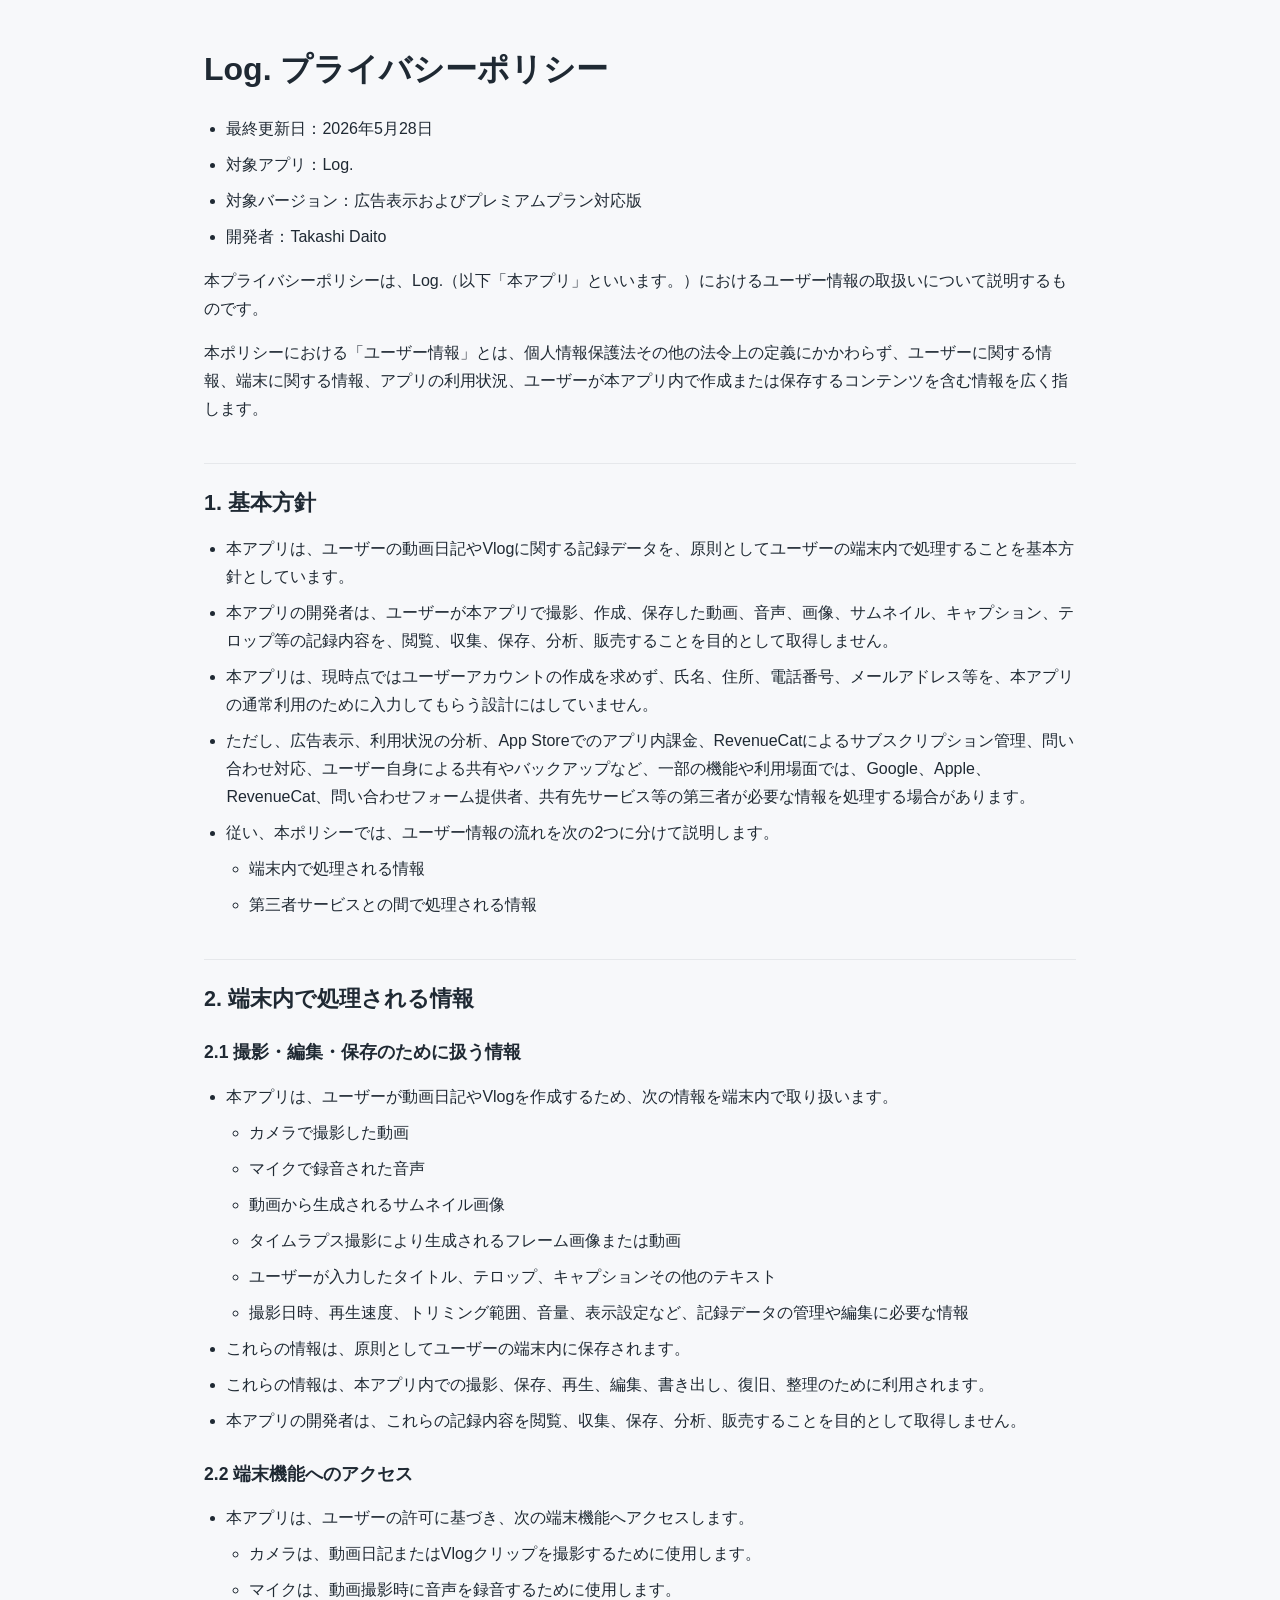
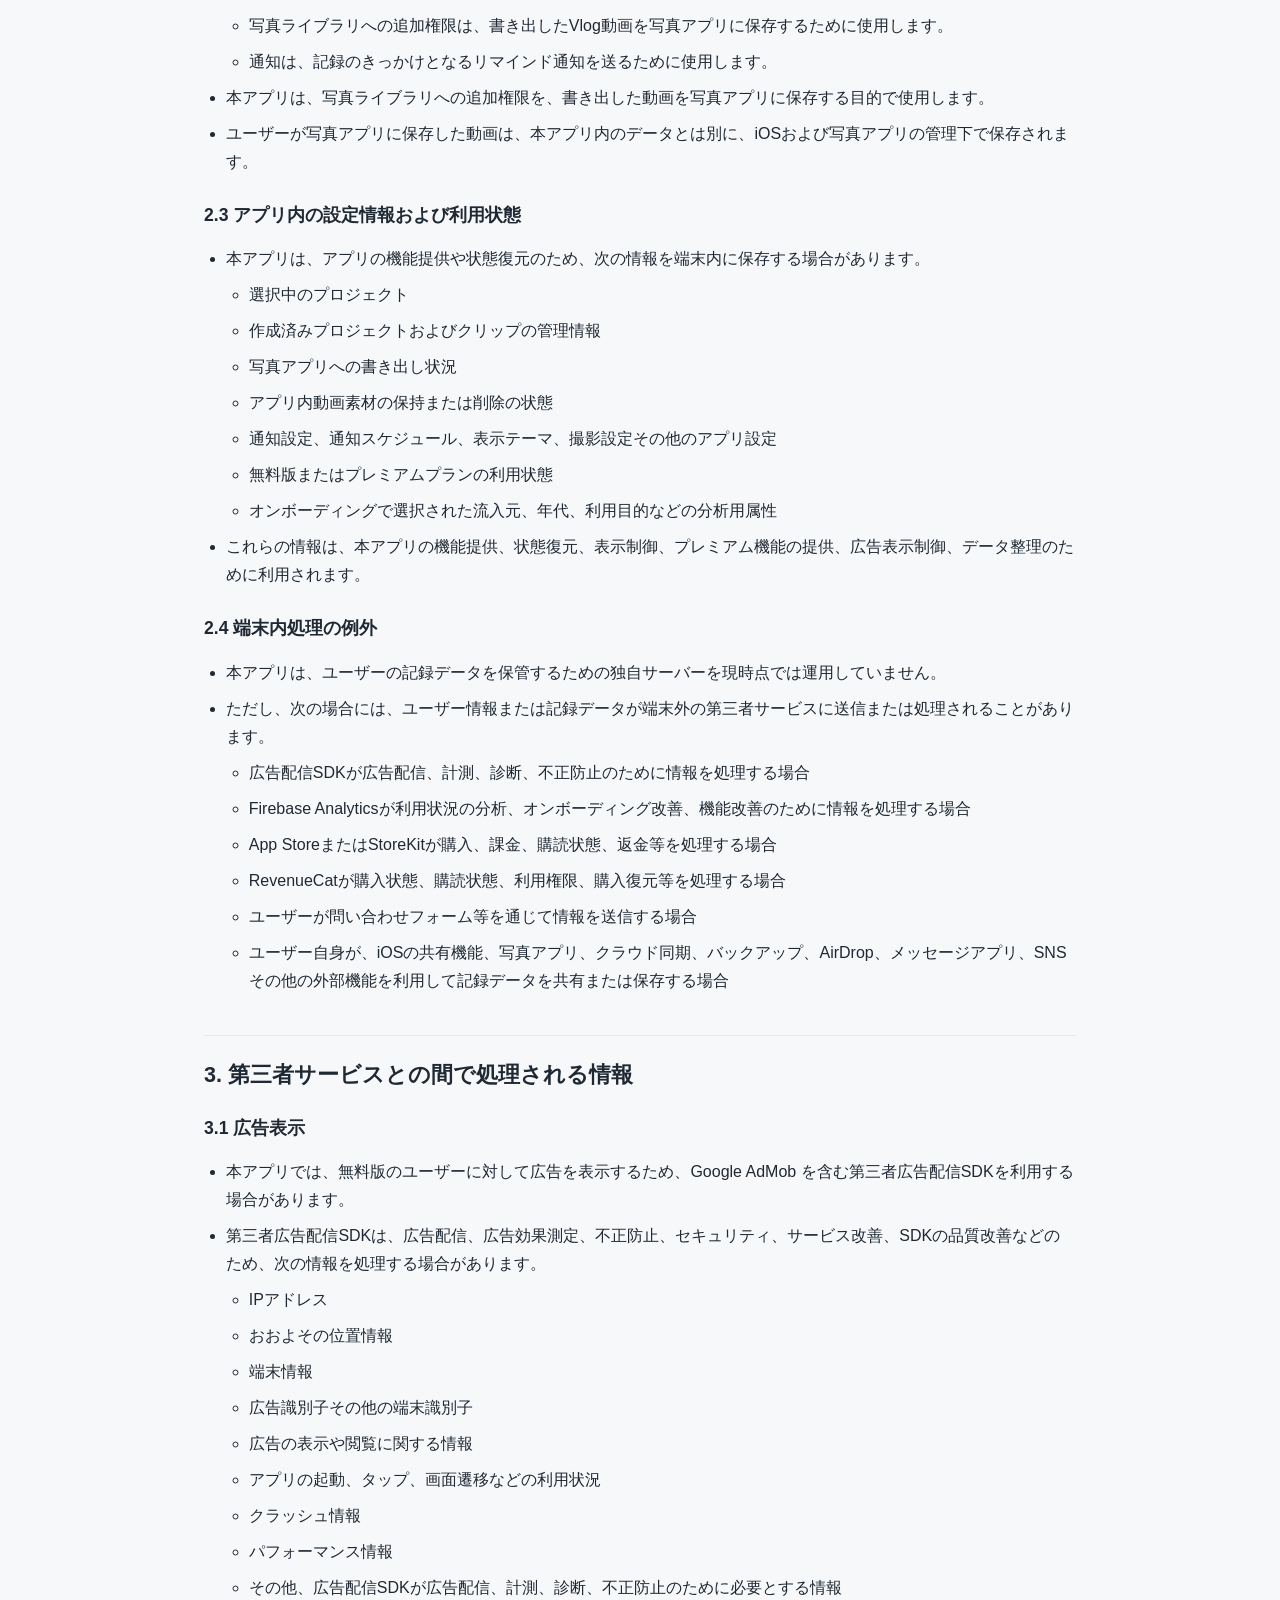
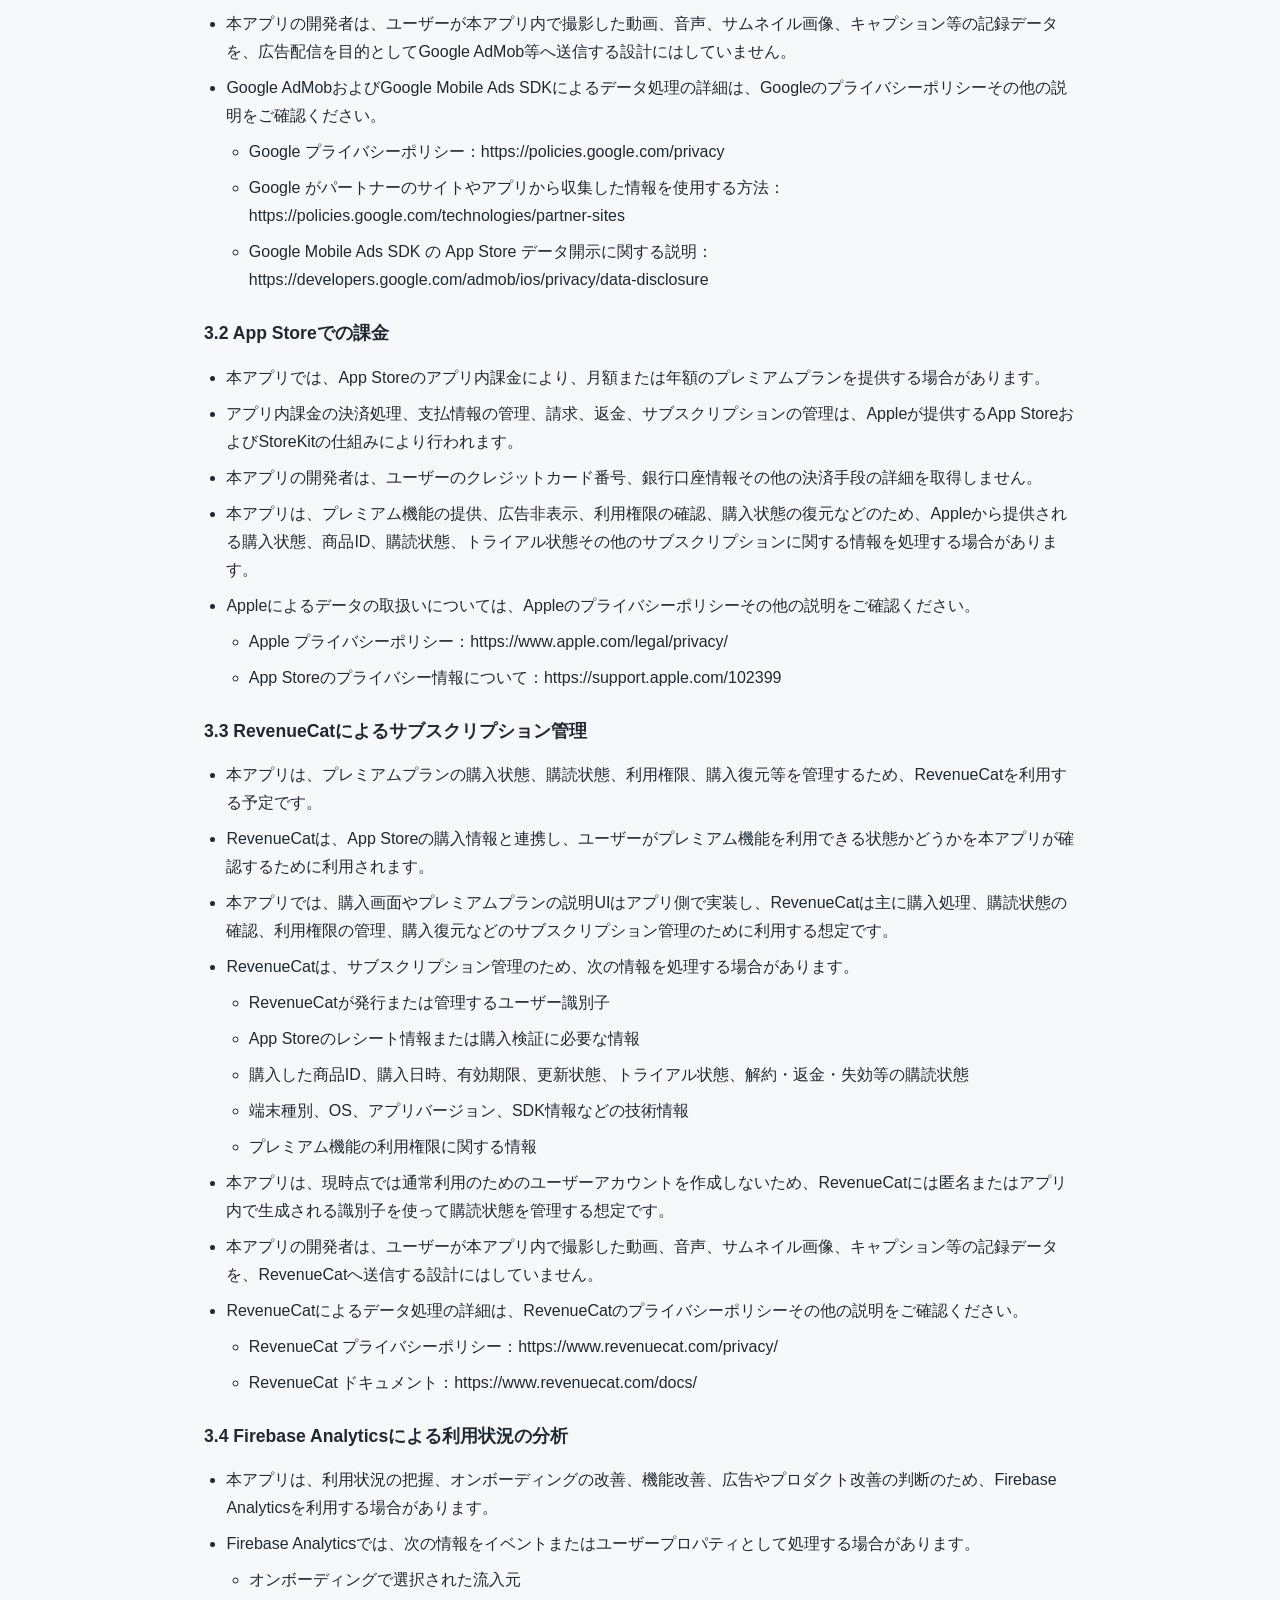
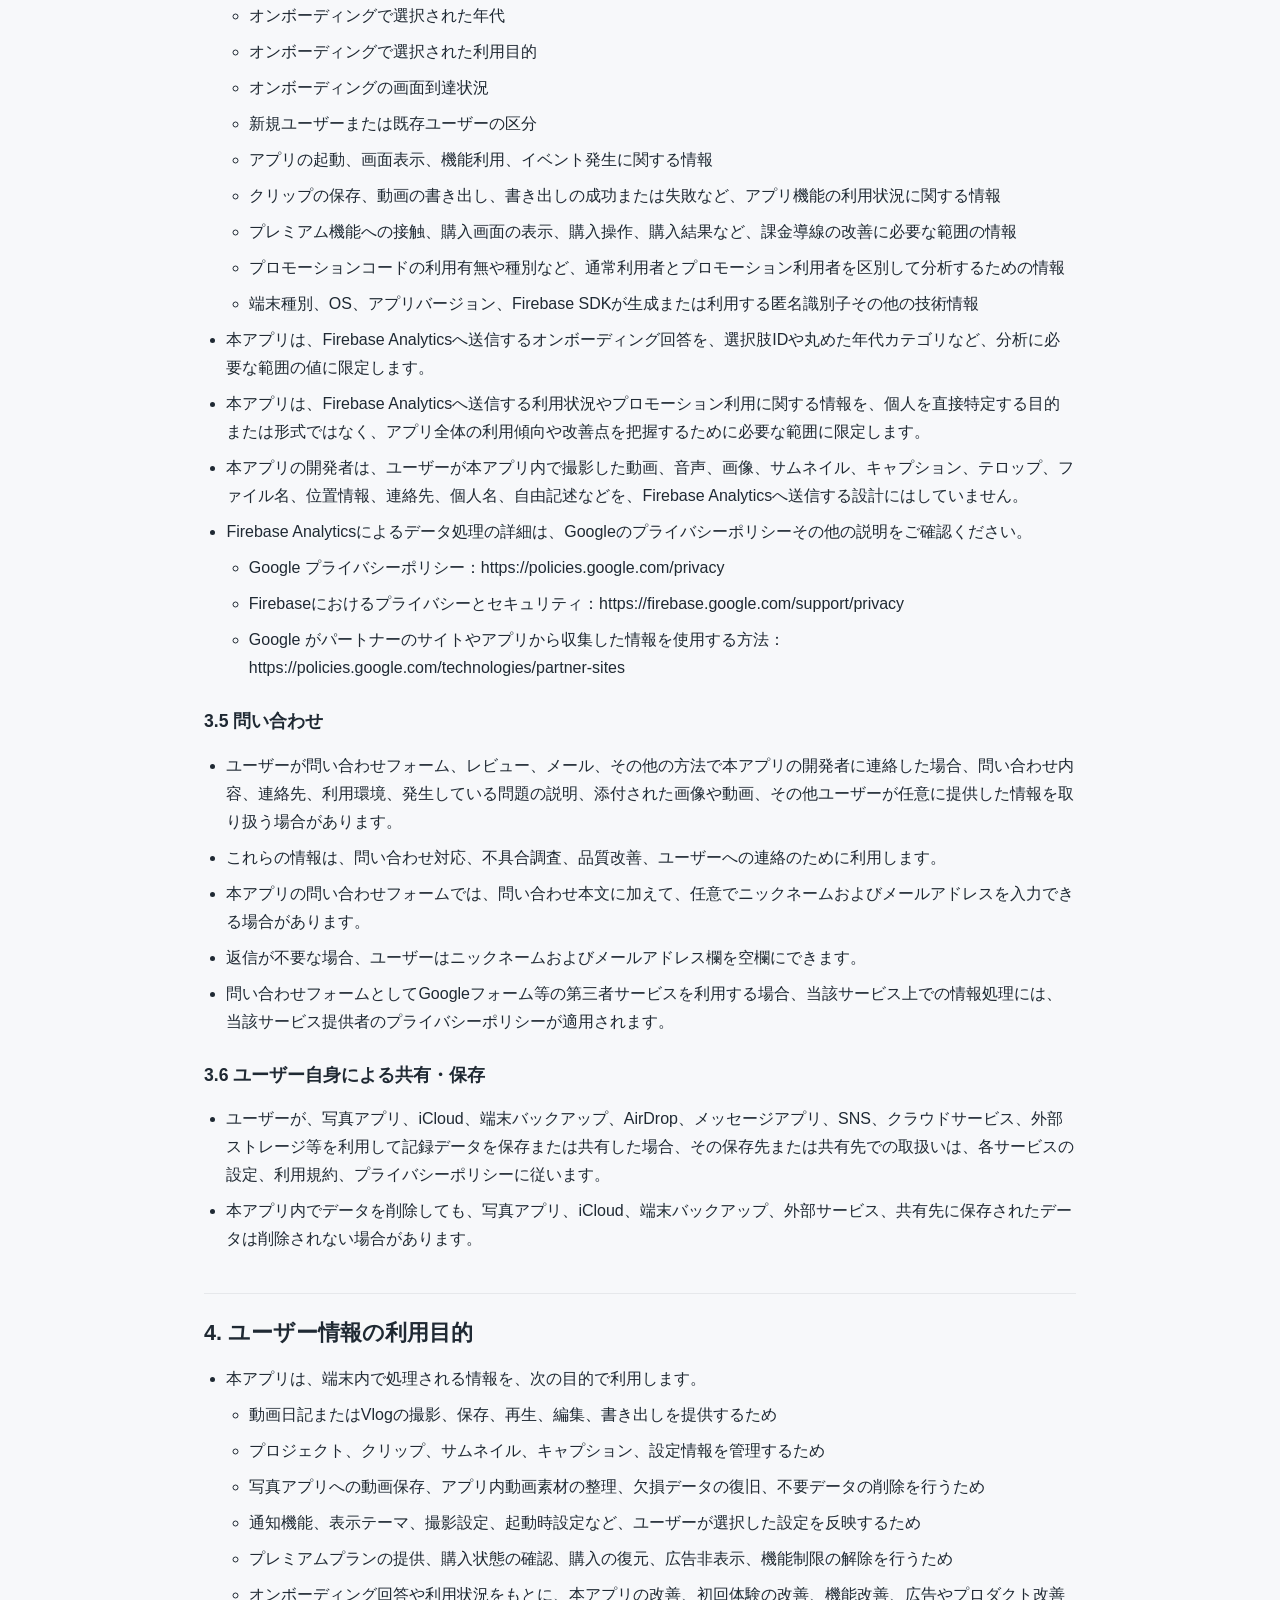
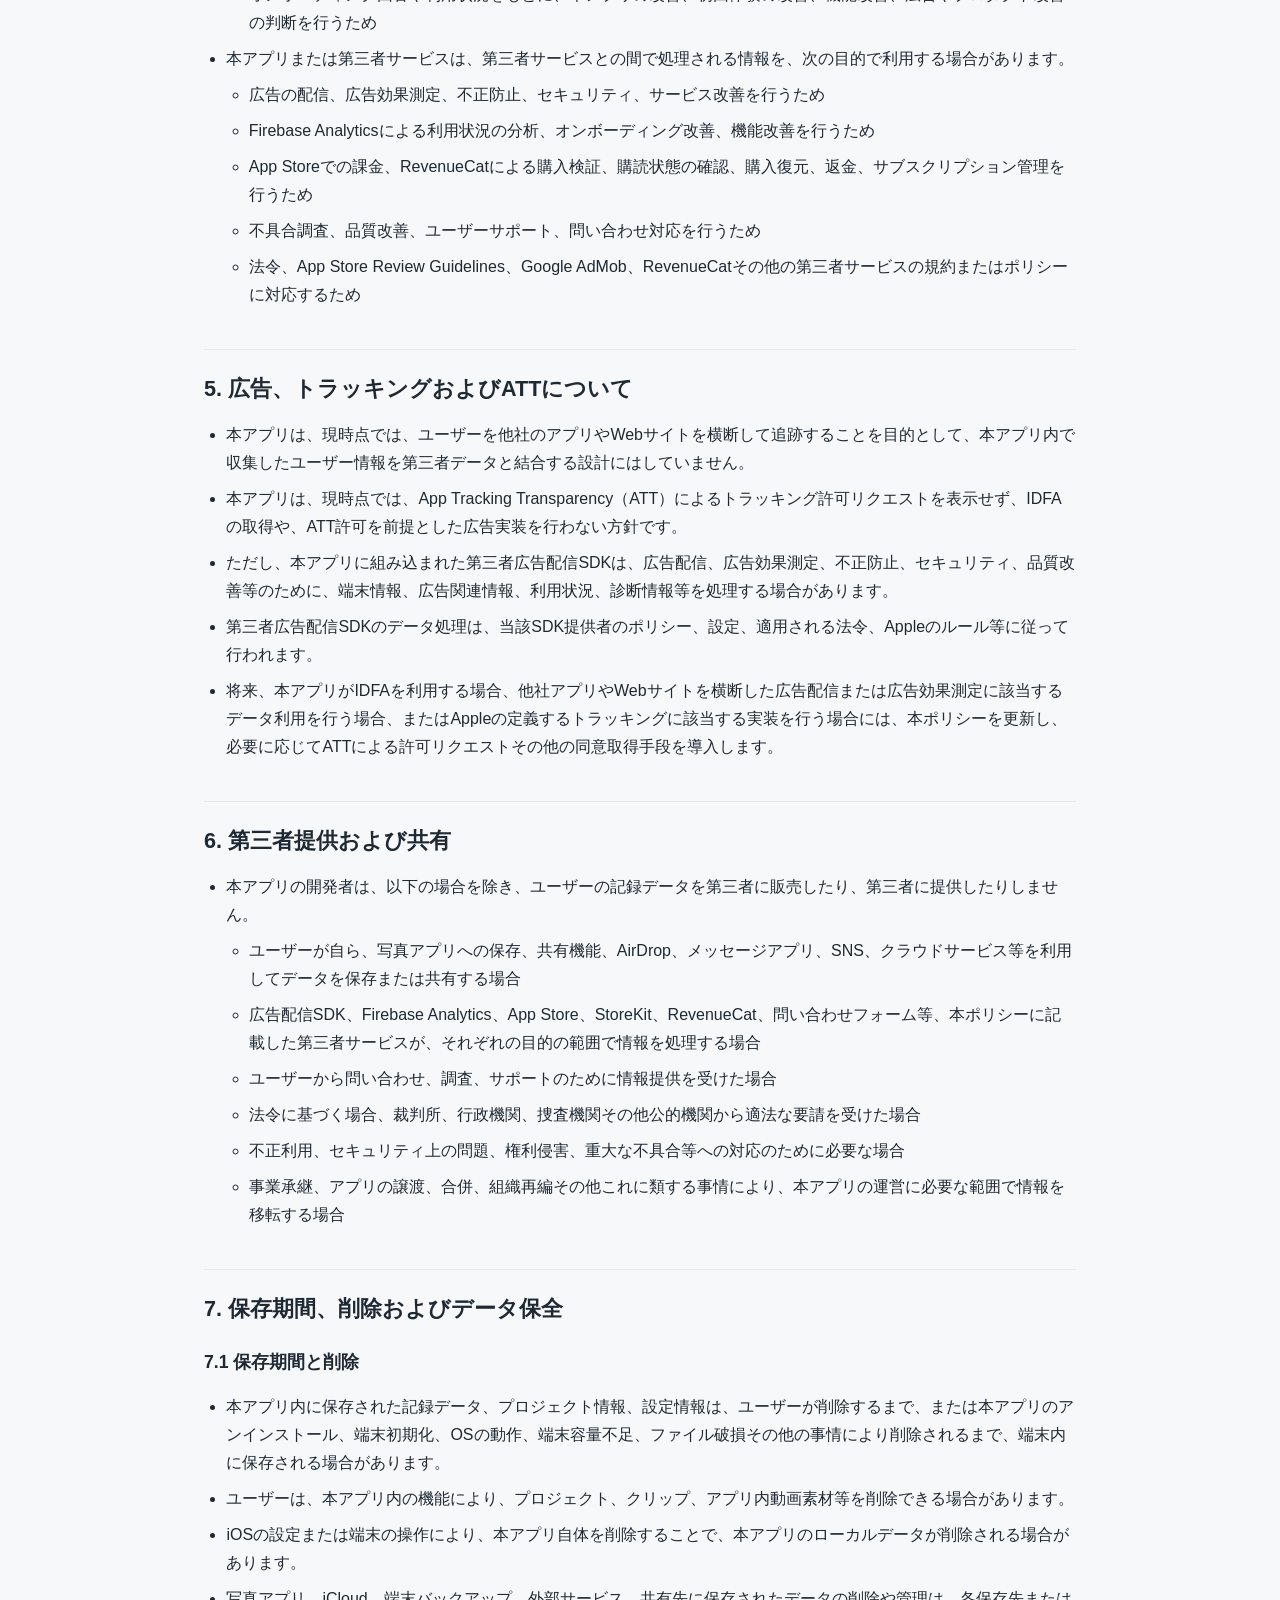
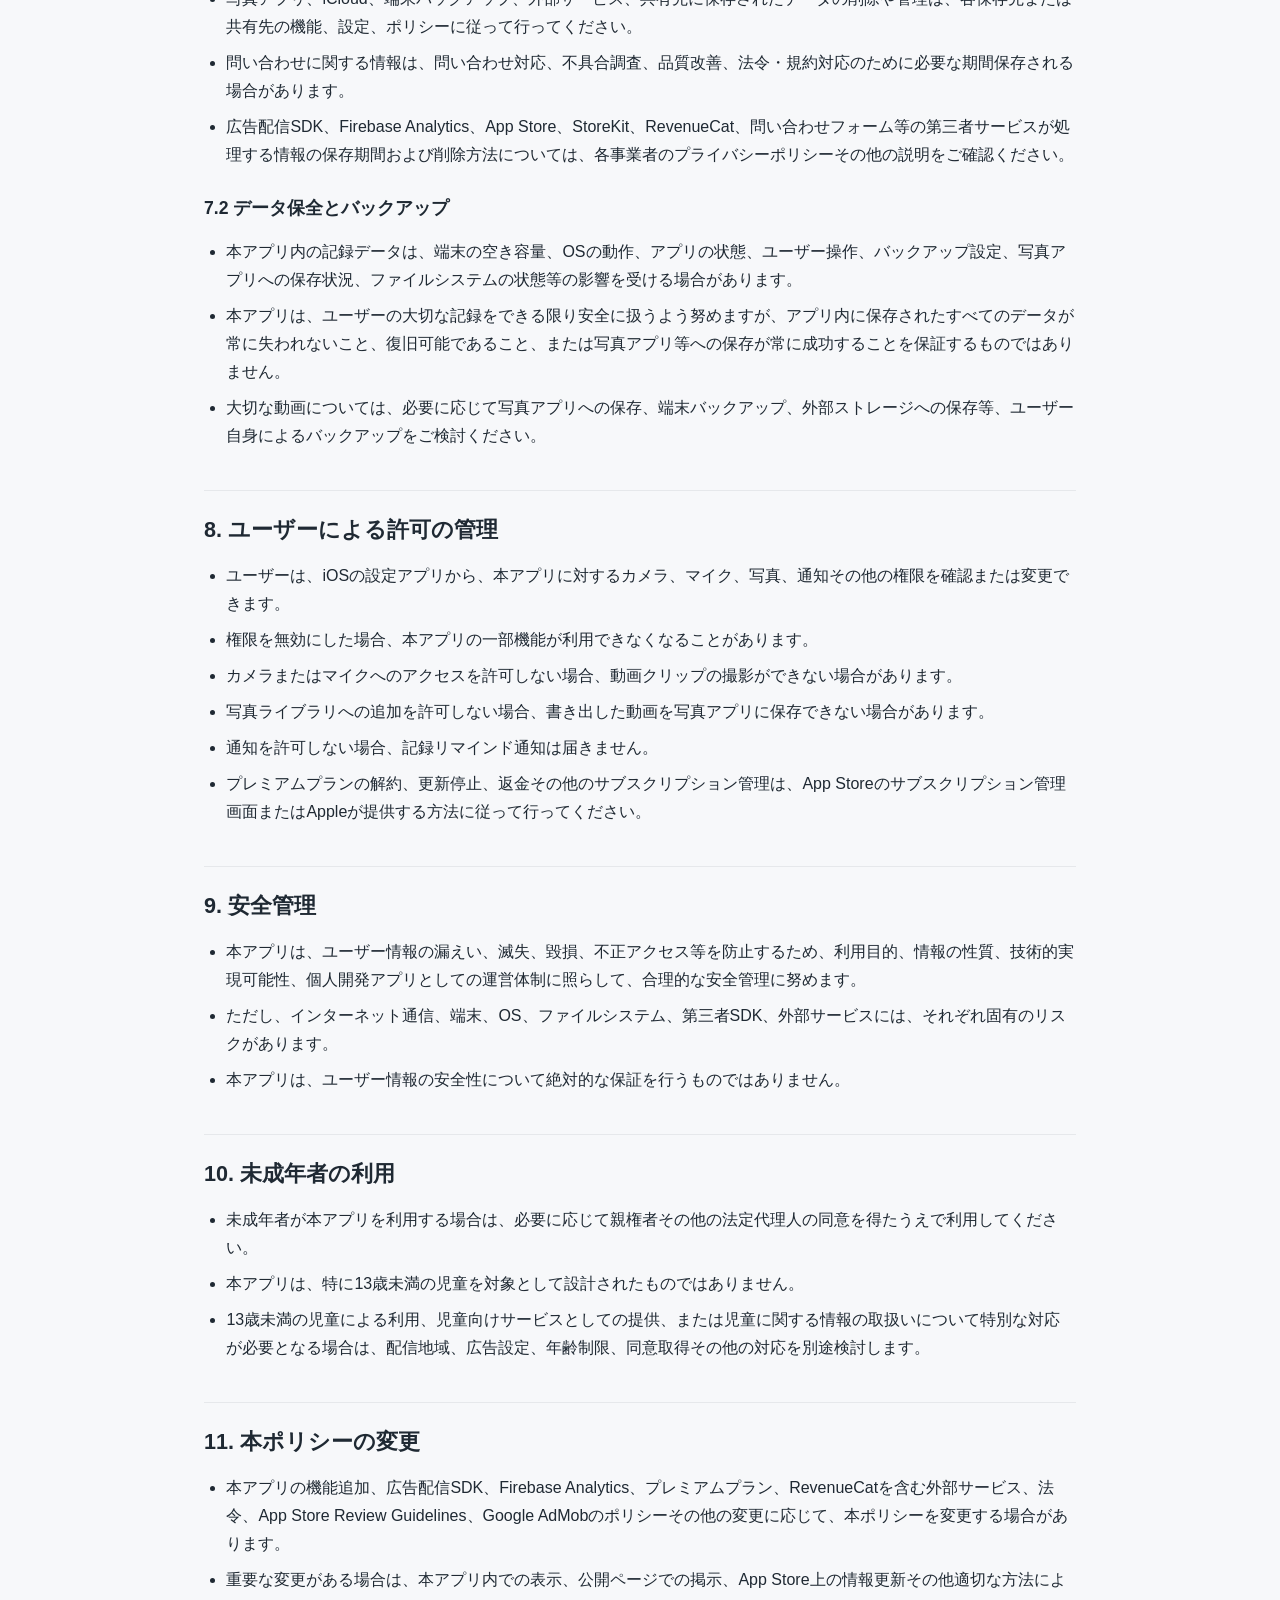
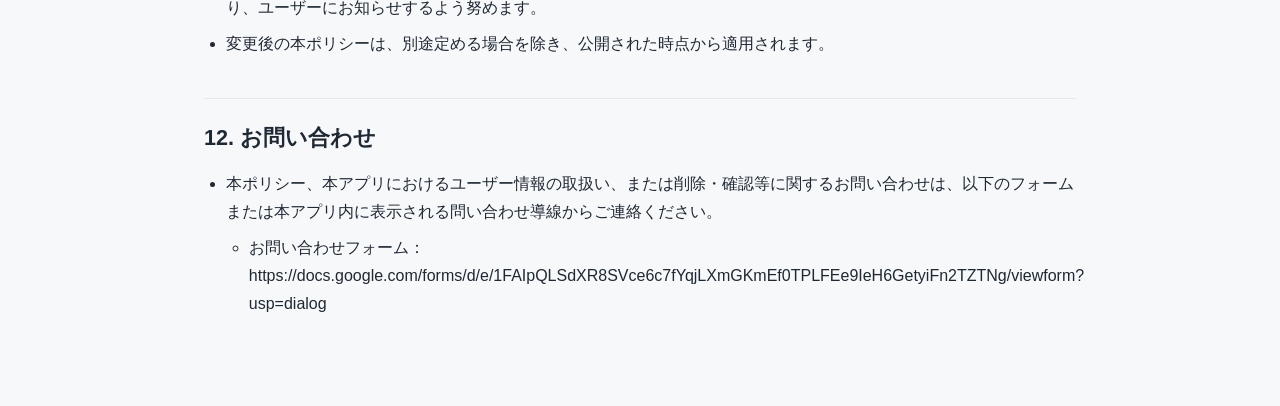
<file: index.html>
<!DOCTYPE html>
<html xmlns="http://www.w3.org/1999/xhtml" lang="ja" xml:lang="ja">
<head>
  <meta charset="utf-8" />
  <meta name="generator" content="pandoc" />
  <meta name="viewport" content="width=device-width, initial-scale=1.0, user-scalable=yes" />
  <title>Log.プライバシーポリシー</title>
  <style>
    code{white-space: pre-wrap;}
    span.smallcaps{font-variant: small-caps;}
    span.underline{text-decoration: underline;}
    div.column{display: inline-block; vertical-align: top; width: 50%;}
    div.hanging-indent{margin-left: 1.5em; text-indent: -1.5em;}
    ul.task-list{list-style: none;}
    .display.math{display: block; text-align: center; margin: 0.5rem auto;}
  </style>
  <link rel="stylesheet" href="legal.css" />
  <!--[if lt IE 9]>
    <script src="//cdnjs.cloudflare.com/ajax/libs/html5shiv/3.7.3/html5shiv-printshiv.min.js"></script>
  <![endif]-->
</head>
<body>
<h1 id="log.-プライバシーポリシー">Log. プライバシーポリシー</h1>
<ul>
<li>最終更新日：2026年5月28日</li>
<li>対象アプリ：Log.</li>
<li>対象バージョン：広告表示およびプレミアムプラン対応版</li>
<li>開発者：Takashi Daito</li>
</ul>
<p>本プライバシーポリシーは、Log.（以下「本アプリ」といいます。）におけるユーザー情報の取扱いについて説明するものです。</p>
<p>本ポリシーにおける「ユーザー情報」とは、個人情報保護法その他の法令上の定義にかかわらず、ユーザーに関する情報、端末に関する情報、アプリの利用状況、ユーザーが本アプリ内で作成または保存するコンテンツを含む情報を広く指します。</p>
<h2 id="基本方針">1. 基本方針</h2>
<ul>
<li>本アプリは、ユーザーの動画日記やVlogに関する記録データを、原則としてユーザーの端末内で処理することを基本方針としています。</li>
<li>本アプリの開発者は、ユーザーが本アプリで撮影、作成、保存した動画、音声、画像、サムネイル、キャプション、テロップ等の記録内容を、閲覧、収集、保存、分析、販売することを目的として取得しません。</li>
<li>本アプリは、現時点ではユーザーアカウントの作成を求めず、氏名、住所、電話番号、メールアドレス等を、本アプリの通常利用のために入力してもらう設計にはしていません。</li>
<li>ただし、広告表示、利用状況の分析、App Storeでのアプリ内課金、RevenueCatによるサブスクリプション管理、問い合わせ対応、ユーザー自身による共有やバックアップなど、一部の機能や利用場面では、Google、Apple、RevenueCat、問い合わせフォーム提供者、共有先サービス等の第三者が必要な情報を処理する場合があります。</li>
<li>従い、本ポリシーでは、ユーザー情報の流れを次の2つに分けて説明します。
<ul>
<li>端末内で処理される情報</li>
<li>第三者サービスとの間で処理される情報</li>
</ul></li>
</ul>
<h2 id="端末内で処理される情報">2. 端末内で処理される情報</h2>
<h3 id="撮影編集保存のために扱う情報">2.1 撮影・編集・保存のために扱う情報</h3>
<ul>
<li>本アプリは、ユーザーが動画日記やVlogを作成するため、次の情報を端末内で取り扱います。
<ul>
<li>カメラで撮影した動画</li>
<li>マイクで録音された音声</li>
<li>動画から生成されるサムネイル画像</li>
<li>タイムラプス撮影により生成されるフレーム画像または動画</li>
<li>ユーザーが入力したタイトル、テロップ、キャプションその他のテキスト</li>
<li>撮影日時、再生速度、トリミング範囲、音量、表示設定など、記録データの管理や編集に必要な情報</li>
</ul></li>
<li>これらの情報は、原則としてユーザーの端末内に保存されます。</li>
<li>これらの情報は、本アプリ内での撮影、保存、再生、編集、書き出し、復旧、整理のために利用されます。</li>
<li>本アプリの開発者は、これらの記録内容を閲覧、収集、保存、分析、販売することを目的として取得しません。</li>
</ul>
<h3 id="端末機能へのアクセス">2.2 端末機能へのアクセス</h3>
<ul>
<li>本アプリは、ユーザーの許可に基づき、次の端末機能へアクセスします。
<ul>
<li>カメラは、動画日記またはVlogクリップを撮影するために使用します。</li>
<li>マイクは、動画撮影時に音声を録音するために使用します。</li>
<li>写真ライブラリへの追加権限は、書き出したVlog動画を写真アプリに保存するために使用します。</li>
<li>通知は、記録のきっかけとなるリマインド通知を送るために使用します。</li>
</ul></li>
<li>本アプリは、写真ライブラリへの追加権限を、書き出した動画を写真アプリに保存する目的で使用します。</li>
<li>ユーザーが写真アプリに保存した動画は、本アプリ内のデータとは別に、iOSおよび写真アプリの管理下で保存されます。</li>
</ul>
<h3 id="アプリ内の設定情報および利用状態">2.3 アプリ内の設定情報および利用状態</h3>
<ul>
<li>本アプリは、アプリの機能提供や状態復元のため、次の情報を端末内に保存する場合があります。
<ul>
<li>選択中のプロジェクト</li>
<li>作成済みプロジェクトおよびクリップの管理情報</li>
<li>写真アプリへの書き出し状況</li>
<li>アプリ内動画素材の保持または削除の状態</li>
<li>通知設定、通知スケジュール、表示テーマ、撮影設定その他のアプリ設定</li>
<li>無料版またはプレミアムプランの利用状態</li>
<li>オンボーディングで選択された流入元、年代、利用目的などの分析用属性</li>
</ul></li>
<li>これらの情報は、本アプリの機能提供、状態復元、表示制御、プレミアム機能の提供、広告表示制御、データ整理のために利用されます。</li>
</ul>
<h3 id="端末内処理の例外">2.4 端末内処理の例外</h3>
<ul>
<li>本アプリは、ユーザーの記録データを保管するための独自サーバーを現時点では運用していません。</li>
<li>ただし、次の場合には、ユーザー情報または記録データが端末外の第三者サービスに送信または処理されることがあります。
<ul>
<li>広告配信SDKが広告配信、計測、診断、不正防止のために情報を処理する場合</li>
<li>Firebase Analyticsが利用状況の分析、オンボーディング改善、機能改善のために情報を処理する場合</li>
<li>App StoreまたはStoreKitが購入、課金、購読状態、返金等を処理する場合</li>
<li>RevenueCatが購入状態、購読状態、利用権限、購入復元等を処理する場合</li>
<li>ユーザーが問い合わせフォーム等を通じて情報を送信する場合</li>
<li>ユーザー自身が、iOSの共有機能、写真アプリ、クラウド同期、バックアップ、AirDrop、メッセージアプリ、SNSその他の外部機能を利用して記録データを共有または保存する場合</li>
</ul></li>
</ul>
<h2 id="第三者サービスとの間で処理される情報">3. 第三者サービスとの間で処理される情報</h2>
<h3 id="広告表示">3.1 広告表示</h3>
<ul>
<li>本アプリでは、無料版のユーザーに対して広告を表示するため、Google AdMob を含む第三者広告配信SDKを利用する場合があります。</li>
<li>第三者広告配信SDKは、広告配信、広告効果測定、不正防止、セキュリティ、サービス改善、SDKの品質改善などのため、次の情報を処理する場合があります。
<ul>
<li>IPアドレス</li>
<li>おおよその位置情報</li>
<li>端末情報</li>
<li>広告識別子その他の端末識別子</li>
<li>広告の表示や閲覧に関する情報</li>
<li>アプリの起動、タップ、画面遷移などの利用状況</li>
<li>クラッシュ情報</li>
<li>パフォーマンス情報</li>
<li>その他、広告配信SDKが広告配信、計測、診断、不正防止のために必要とする情報</li>
</ul></li>
<li>本アプリの開発者は、ユーザーが本アプリ内で撮影した動画、音声、サムネイル画像、キャプション等の記録データを、広告配信を目的としてGoogle AdMob等へ送信する設計にはしていません。</li>
<li>Google AdMobおよびGoogle Mobile Ads SDKによるデータ処理の詳細は、Googleのプライバシーポリシーその他の説明をご確認ください。
<ul>
<li>Google プライバシーポリシー：https://policies.google.com/privacy</li>
<li>Google がパートナーのサイトやアプリから収集した情報を使用する方法：https://policies.google.com/technologies/partner-sites</li>
<li>Google Mobile Ads SDK の App Store データ開示に関する説明：https://developers.google.com/admob/ios/privacy/data-disclosure</li>
</ul></li>
</ul>
<h3 id="app-storeでの課金">3.2 App Storeでの課金</h3>
<ul>
<li>本アプリでは、App Storeのアプリ内課金により、月額または年額のプレミアムプランを提供する場合があります。</li>
<li>アプリ内課金の決済処理、支払情報の管理、請求、返金、サブスクリプションの管理は、Appleが提供するApp StoreおよびStoreKitの仕組みにより行われます。</li>
<li>本アプリの開発者は、ユーザーのクレジットカード番号、銀行口座情報その他の決済手段の詳細を取得しません。</li>
<li>本アプリは、プレミアム機能の提供、広告非表示、利用権限の確認、購入状態の復元などのため、Appleから提供される購入状態、商品ID、購読状態、トライアル状態その他のサブスクリプションに関する情報を処理する場合があります。</li>
<li>Appleによるデータの取扱いについては、Appleのプライバシーポリシーその他の説明をご確認ください。
<ul>
<li>Apple プライバシーポリシー：https://www.apple.com/legal/privacy/</li>
<li>App Storeのプライバシー情報について：https://support.apple.com/102399</li>
</ul></li>
</ul>
<h3 id="revenuecatによるサブスクリプション管理">3.3 RevenueCatによるサブスクリプション管理</h3>
<ul>
<li>本アプリは、プレミアムプランの購入状態、購読状態、利用権限、購入復元等を管理するため、RevenueCatを利用する予定です。</li>
<li>RevenueCatは、App Storeの購入情報と連携し、ユーザーがプレミアム機能を利用できる状態かどうかを本アプリが確認するために利用されます。</li>
<li>本アプリでは、購入画面やプレミアムプランの説明UIはアプリ側で実装し、RevenueCatは主に購入処理、購読状態の確認、利用権限の管理、購入復元などのサブスクリプション管理のために利用する想定です。</li>
<li>RevenueCatは、サブスクリプション管理のため、次の情報を処理する場合があります。
<ul>
<li>RevenueCatが発行または管理するユーザー識別子</li>
<li>App Storeのレシート情報または購入検証に必要な情報</li>
<li>購入した商品ID、購入日時、有効期限、更新状態、トライアル状態、解約・返金・失効等の購読状態</li>
<li>端末種別、OS、アプリバージョン、SDK情報などの技術情報</li>
<li>プレミアム機能の利用権限に関する情報</li>
</ul></li>
<li>本アプリは、現時点では通常利用のためのユーザーアカウントを作成しないため、RevenueCatには匿名またはアプリ内で生成される識別子を使って購読状態を管理する想定です。</li>
<li>本アプリの開発者は、ユーザーが本アプリ内で撮影した動画、音声、サムネイル画像、キャプション等の記録データを、RevenueCatへ送信する設計にはしていません。</li>
<li>RevenueCatによるデータ処理の詳細は、RevenueCatのプライバシーポリシーその他の説明をご確認ください。
<ul>
<li>RevenueCat プライバシーポリシー：https://www.revenuecat.com/privacy/</li>
<li>RevenueCat ドキュメント：https://www.revenuecat.com/docs/</li>
</ul></li>
</ul>
<h3 id="firebase-analyticsによる利用状況の分析">3.4 Firebase Analyticsによる利用状況の分析</h3>
<ul>
<li>本アプリは、利用状況の把握、オンボーディングの改善、機能改善、広告やプロダクト改善の判断のため、Firebase Analyticsを利用する場合があります。</li>
<li>Firebase Analyticsでは、次の情報をイベントまたはユーザープロパティとして処理する場合があります。
<ul>
<li>オンボーディングで選択された流入元</li>
<li>オンボーディングで選択された年代</li>
<li>オンボーディングで選択された利用目的</li>
<li>オンボーディングの画面到達状況</li>
<li>新規ユーザーまたは既存ユーザーの区分</li>
<li>アプリの起動、画面表示、機能利用、イベント発生に関する情報</li>
<li>クリップの保存、動画の書き出し、書き出しの成功または失敗など、アプリ機能の利用状況に関する情報</li>
<li>プレミアム機能への接触、購入画面の表示、購入操作、購入結果など、課金導線の改善に必要な範囲の情報</li>
<li>プロモーションコードの利用有無や種別など、通常利用者とプロモーション利用者を区別して分析するための情報</li>
<li>端末種別、OS、アプリバージョン、Firebase SDKが生成または利用する匿名識別子その他の技術情報</li>
</ul></li>
<li>本アプリは、Firebase Analyticsへ送信するオンボーディング回答を、選択肢IDや丸めた年代カテゴリなど、分析に必要な範囲の値に限定します。</li>
<li>本アプリは、Firebase Analyticsへ送信する利用状況やプロモーション利用に関する情報を、個人を直接特定する目的または形式ではなく、アプリ全体の利用傾向や改善点を把握するために必要な範囲に限定します。</li>
<li>本アプリの開発者は、ユーザーが本アプリ内で撮影した動画、音声、画像、サムネイル、キャプション、テロップ、ファイル名、位置情報、連絡先、個人名、自由記述などを、Firebase Analyticsへ送信する設計にはしていません。</li>
<li>Firebase Analyticsによるデータ処理の詳細は、Googleのプライバシーポリシーその他の説明をご確認ください。
<ul>
<li>Google プライバシーポリシー：https://policies.google.com/privacy</li>
<li>Firebaseにおけるプライバシーとセキュリティ：https://firebase.google.com/support/privacy</li>
<li>Google がパートナーのサイトやアプリから収集した情報を使用する方法：https://policies.google.com/technologies/partner-sites</li>
</ul></li>
</ul>
<h3 id="問い合わせ">3.5 問い合わせ</h3>
<ul>
<li>ユーザーが問い合わせフォーム、レビュー、メール、その他の方法で本アプリの開発者に連絡した場合、問い合わせ内容、連絡先、利用環境、発生している問題の説明、添付された画像や動画、その他ユーザーが任意に提供した情報を取り扱う場合があります。</li>
<li>これらの情報は、問い合わせ対応、不具合調査、品質改善、ユーザーへの連絡のために利用します。</li>
<li>本アプリの問い合わせフォームでは、問い合わせ本文に加えて、任意でニックネームおよびメールアドレスを入力できる場合があります。</li>
<li>返信が不要な場合、ユーザーはニックネームおよびメールアドレス欄を空欄にできます。</li>
<li>問い合わせフォームとしてGoogleフォーム等の第三者サービスを利用する場合、当該サービス上での情報処理には、当該サービス提供者のプライバシーポリシーが適用されます。</li>
</ul>
<h3 id="ユーザー自身による共有保存">3.6 ユーザー自身による共有・保存</h3>
<ul>
<li>ユーザーが、写真アプリ、iCloud、端末バックアップ、AirDrop、メッセージアプリ、SNS、クラウドサービス、外部ストレージ等を利用して記録データを保存または共有した場合、その保存先または共有先での取扱いは、各サービスの設定、利用規約、プライバシーポリシーに従います。</li>
<li>本アプリ内でデータを削除しても、写真アプリ、iCloud、端末バックアップ、外部サービス、共有先に保存されたデータは削除されない場合があります。</li>
</ul>
<h2 id="ユーザー情報の利用目的">4. ユーザー情報の利用目的</h2>
<ul>
<li>本アプリは、端末内で処理される情報を、次の目的で利用します。
<ul>
<li>動画日記またはVlogの撮影、保存、再生、編集、書き出しを提供するため</li>
<li>プロジェクト、クリップ、サムネイル、キャプション、設定情報を管理するため</li>
<li>写真アプリへの動画保存、アプリ内動画素材の整理、欠損データの復旧、不要データの削除を行うため</li>
<li>通知機能、表示テーマ、撮影設定、起動時設定など、ユーザーが選択した設定を反映するため</li>
<li>プレミアムプランの提供、購入状態の確認、購入の復元、広告非表示、機能制限の解除を行うため</li>
<li>オンボーディング回答や利用状況をもとに、本アプリの改善、初回体験の改善、機能改善、広告やプロダクト改善の判断を行うため</li>
</ul></li>
<li>本アプリまたは第三者サービスは、第三者サービスとの間で処理される情報を、次の目的で利用する場合があります。
<ul>
<li>広告の配信、広告効果測定、不正防止、セキュリティ、サービス改善を行うため</li>
<li>Firebase Analyticsによる利用状況の分析、オンボーディング改善、機能改善を行うため</li>
<li>App Storeでの課金、RevenueCatによる購入検証、購読状態の確認、購入復元、返金、サブスクリプション管理を行うため</li>
<li>不具合調査、品質改善、ユーザーサポート、問い合わせ対応を行うため</li>
<li>法令、App Store Review Guidelines、Google AdMob、RevenueCatその他の第三者サービスの規約またはポリシーに対応するため</li>
</ul></li>
</ul>
<h2 id="広告トラッキングおよびattについて">5. 広告、トラッキングおよびATTについて</h2>
<ul>
<li>本アプリは、現時点では、ユーザーを他社のアプリやWebサイトを横断して追跡することを目的として、本アプリ内で収集したユーザー情報を第三者データと結合する設計にはしていません。</li>
<li>本アプリは、現時点では、App Tracking Transparency（ATT）によるトラッキング許可リクエストを表示せず、IDFAの取得や、ATT許可を前提とした広告実装を行わない方針です。</li>
<li>ただし、本アプリに組み込まれた第三者広告配信SDKは、広告配信、広告効果測定、不正防止、セキュリティ、品質改善等のために、端末情報、広告関連情報、利用状況、診断情報等を処理する場合があります。</li>
<li>第三者広告配信SDKのデータ処理は、当該SDK提供者のポリシー、設定、適用される法令、Appleのルール等に従って行われます。</li>
<li>将来、本アプリがIDFAを利用する場合、他社アプリやWebサイトを横断した広告配信または広告効果測定に該当するデータ利用を行う場合、またはAppleの定義するトラッキングに該当する実装を行う場合には、本ポリシーを更新し、必要に応じてATTによる許可リクエストその他の同意取得手段を導入します。</li>
</ul>
<h2 id="第三者提供および共有">6. 第三者提供および共有</h2>
<ul>
<li>本アプリの開発者は、以下の場合を除き、ユーザーの記録データを第三者に販売したり、第三者に提供したりしません。
<ul>
<li>ユーザーが自ら、写真アプリへの保存、共有機能、AirDrop、メッセージアプリ、SNS、クラウドサービス等を利用してデータを保存または共有する場合</li>
<li>広告配信SDK、Firebase Analytics、App Store、StoreKit、RevenueCat、問い合わせフォーム等、本ポリシーに記載した第三者サービスが、それぞれの目的の範囲で情報を処理する場合</li>
<li>ユーザーから問い合わせ、調査、サポートのために情報提供を受けた場合</li>
<li>法令に基づく場合、裁判所、行政機関、捜査機関その他公的機関から適法な要請を受けた場合</li>
<li>不正利用、セキュリティ上の問題、権利侵害、重大な不具合等への対応のために必要な場合</li>
<li>事業承継、アプリの譲渡、合併、組織再編その他これに類する事情により、本アプリの運営に必要な範囲で情報を移転する場合</li>
</ul></li>
</ul>
<h2 id="保存期間削除およびデータ保全">7. 保存期間、削除およびデータ保全</h2>
<h3 id="保存期間と削除">7.1 保存期間と削除</h3>
<ul>
<li>本アプリ内に保存された記録データ、プロジェクト情報、設定情報は、ユーザーが削除するまで、または本アプリのアンインストール、端末初期化、OSの動作、端末容量不足、ファイル破損その他の事情により削除されるまで、端末内に保存される場合があります。</li>
<li>ユーザーは、本アプリ内の機能により、プロジェクト、クリップ、アプリ内動画素材等を削除できる場合があります。</li>
<li>iOSの設定または端末の操作により、本アプリ自体を削除することで、本アプリのローカルデータが削除される場合があります。</li>
<li>写真アプリ、iCloud、端末バックアップ、外部サービス、共有先に保存されたデータの削除や管理は、各保存先または共有先の機能、設定、ポリシーに従って行ってください。</li>
<li>問い合わせに関する情報は、問い合わせ対応、不具合調査、品質改善、法令・規約対応のために必要な期間保存される場合があります。</li>
<li>広告配信SDK、Firebase Analytics、App Store、StoreKit、RevenueCat、問い合わせフォーム等の第三者サービスが処理する情報の保存期間および削除方法については、各事業者のプライバシーポリシーその他の説明をご確認ください。</li>
</ul>
<h3 id="データ保全とバックアップ">7.2 データ保全とバックアップ</h3>
<ul>
<li>本アプリ内の記録データは、端末の空き容量、OSの動作、アプリの状態、ユーザー操作、バックアップ設定、写真アプリへの保存状況、ファイルシステムの状態等の影響を受ける場合があります。</li>
<li>本アプリは、ユーザーの大切な記録をできる限り安全に扱うよう努めますが、アプリ内に保存されたすべてのデータが常に失われないこと、復旧可能であること、または写真アプリ等への保存が常に成功することを保証するものではありません。</li>
<li>大切な動画については、必要に応じて写真アプリへの保存、端末バックアップ、外部ストレージへの保存等、ユーザー自身によるバックアップをご検討ください。</li>
</ul>
<h2 id="ユーザーによる許可の管理">8. ユーザーによる許可の管理</h2>
<ul>
<li>ユーザーは、iOSの設定アプリから、本アプリに対するカメラ、マイク、写真、通知その他の権限を確認または変更できます。</li>
<li>権限を無効にした場合、本アプリの一部機能が利用できなくなることがあります。</li>
<li>カメラまたはマイクへのアクセスを許可しない場合、動画クリップの撮影ができない場合があります。</li>
<li>写真ライブラリへの追加を許可しない場合、書き出した動画を写真アプリに保存できない場合があります。</li>
<li>通知を許可しない場合、記録リマインド通知は届きません。</li>
<li>プレミアムプランの解約、更新停止、返金その他のサブスクリプション管理は、App Storeのサブスクリプション管理画面またはAppleが提供する方法に従って行ってください。</li>
</ul>
<h2 id="安全管理">9. 安全管理</h2>
<ul>
<li>本アプリは、ユーザー情報の漏えい、滅失、毀損、不正アクセス等を防止するため、利用目的、情報の性質、技術的実現可能性、個人開発アプリとしての運営体制に照らして、合理的な安全管理に努めます。</li>
<li>ただし、インターネット通信、端末、OS、ファイルシステム、第三者SDK、外部サービスには、それぞれ固有のリスクがあります。</li>
<li>本アプリは、ユーザー情報の安全性について絶対的な保証を行うものではありません。</li>
</ul>
<h2 id="未成年者の利用">10. 未成年者の利用</h2>
<ul>
<li>未成年者が本アプリを利用する場合は、必要に応じて親権者その他の法定代理人の同意を得たうえで利用してください。</li>
<li>本アプリは、特に13歳未満の児童を対象として設計されたものではありません。</li>
<li>13歳未満の児童による利用、児童向けサービスとしての提供、または児童に関する情報の取扱いについて特別な対応が必要となる場合は、配信地域、広告設定、年齢制限、同意取得その他の対応を別途検討します。</li>
</ul>
<h2 id="本ポリシーの変更">11. 本ポリシーの変更</h2>
<ul>
<li>本アプリの機能追加、広告配信SDK、Firebase Analytics、プレミアムプラン、RevenueCatを含む外部サービス、法令、App Store Review Guidelines、Google AdMobのポリシーその他の変更に応じて、本ポリシーを変更する場合があります。</li>
<li>重要な変更がある場合は、本アプリ内での表示、公開ページでの掲示、App Store上の情報更新その他適切な方法により、ユーザーにお知らせするよう努めます。</li>
<li>変更後の本ポリシーは、別途定める場合を除き、公開された時点から適用されます。</li>
</ul>
<h2 id="お問い合わせ">12. お問い合わせ</h2>
<ul>
<li>本ポリシー、本アプリにおけるユーザー情報の取扱い、または削除・確認等に関するお問い合わせは、以下のフォームまたは本アプリ内に表示される問い合わせ導線からご連絡ください。
<ul>
<li>お問い合わせフォーム：https://docs.google.com/forms/d/e/1FAIpQLSdXR8SVce6c7fYqjLXmGKmEf0TPLFEe9IeH6GetyiFn2TZTNg/viewform?usp=dialog</li>
</ul></li>
</ul>
</body>
</html>
</file>
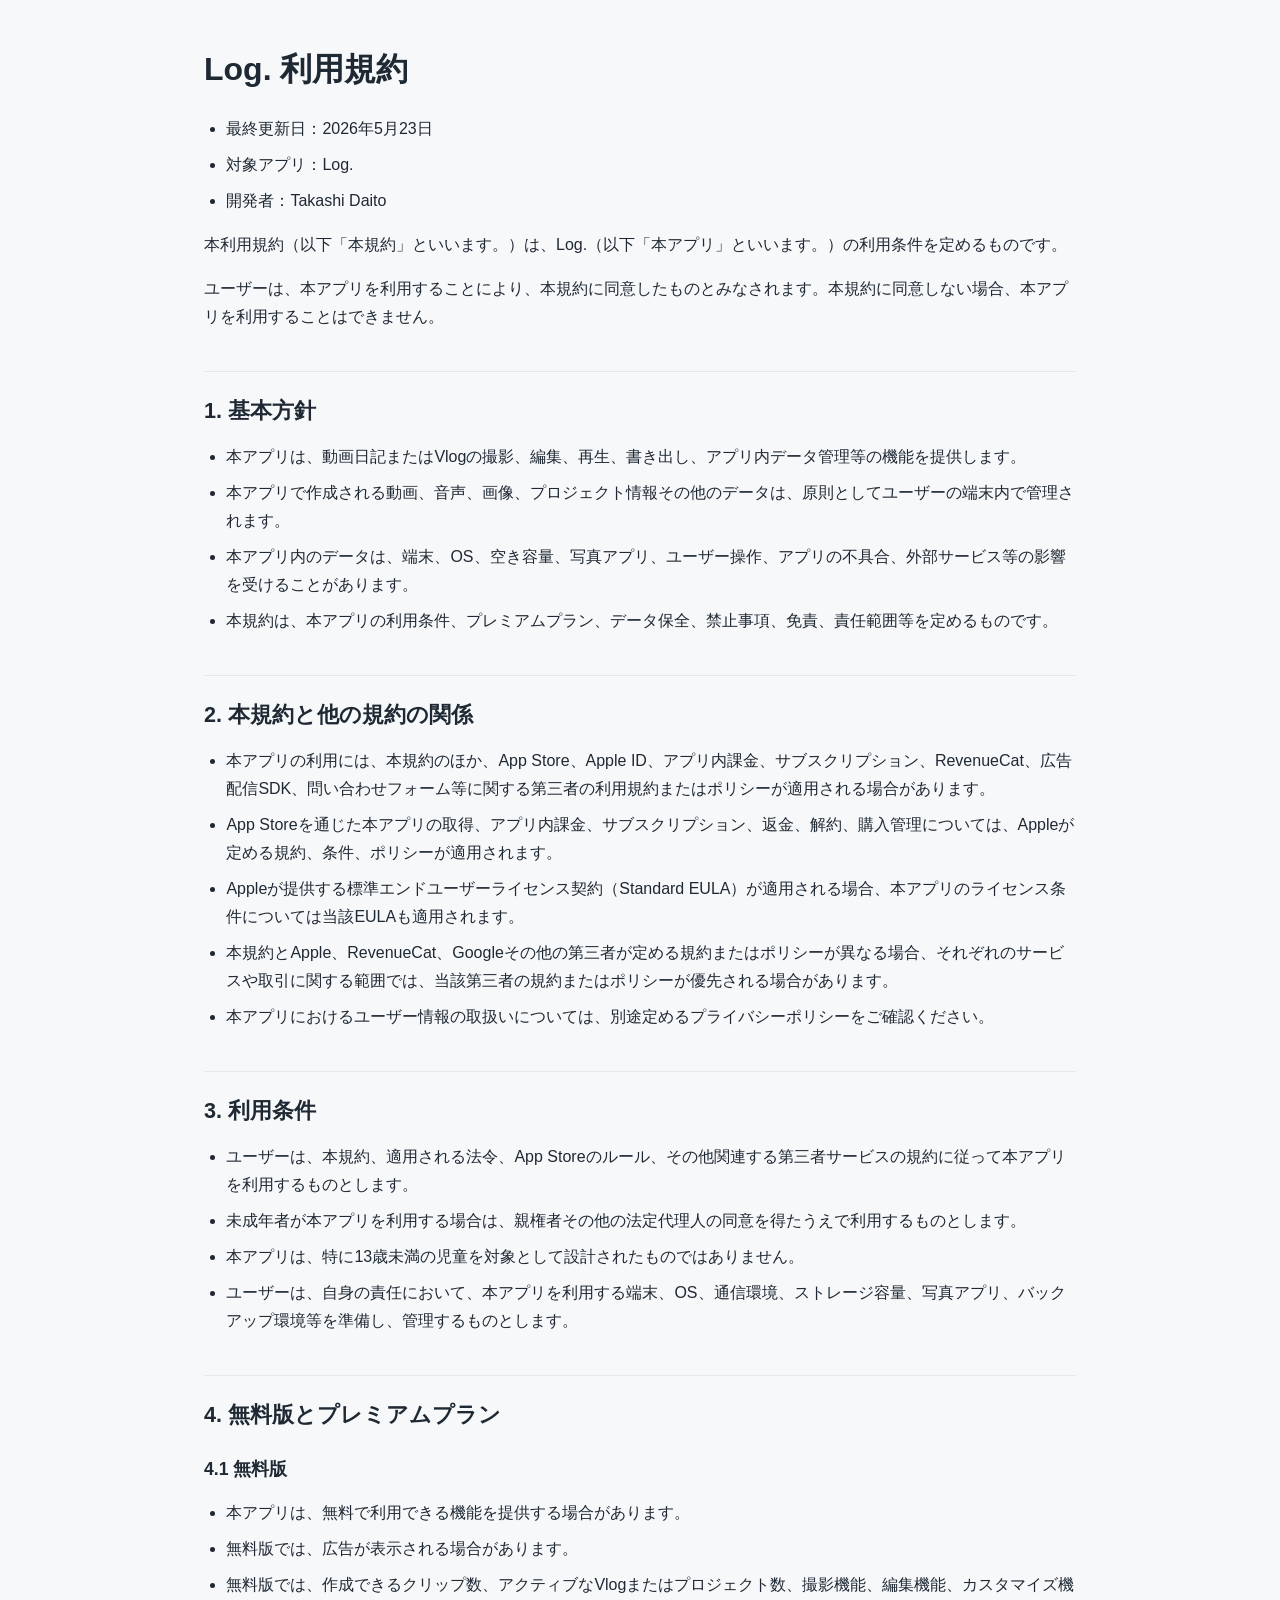
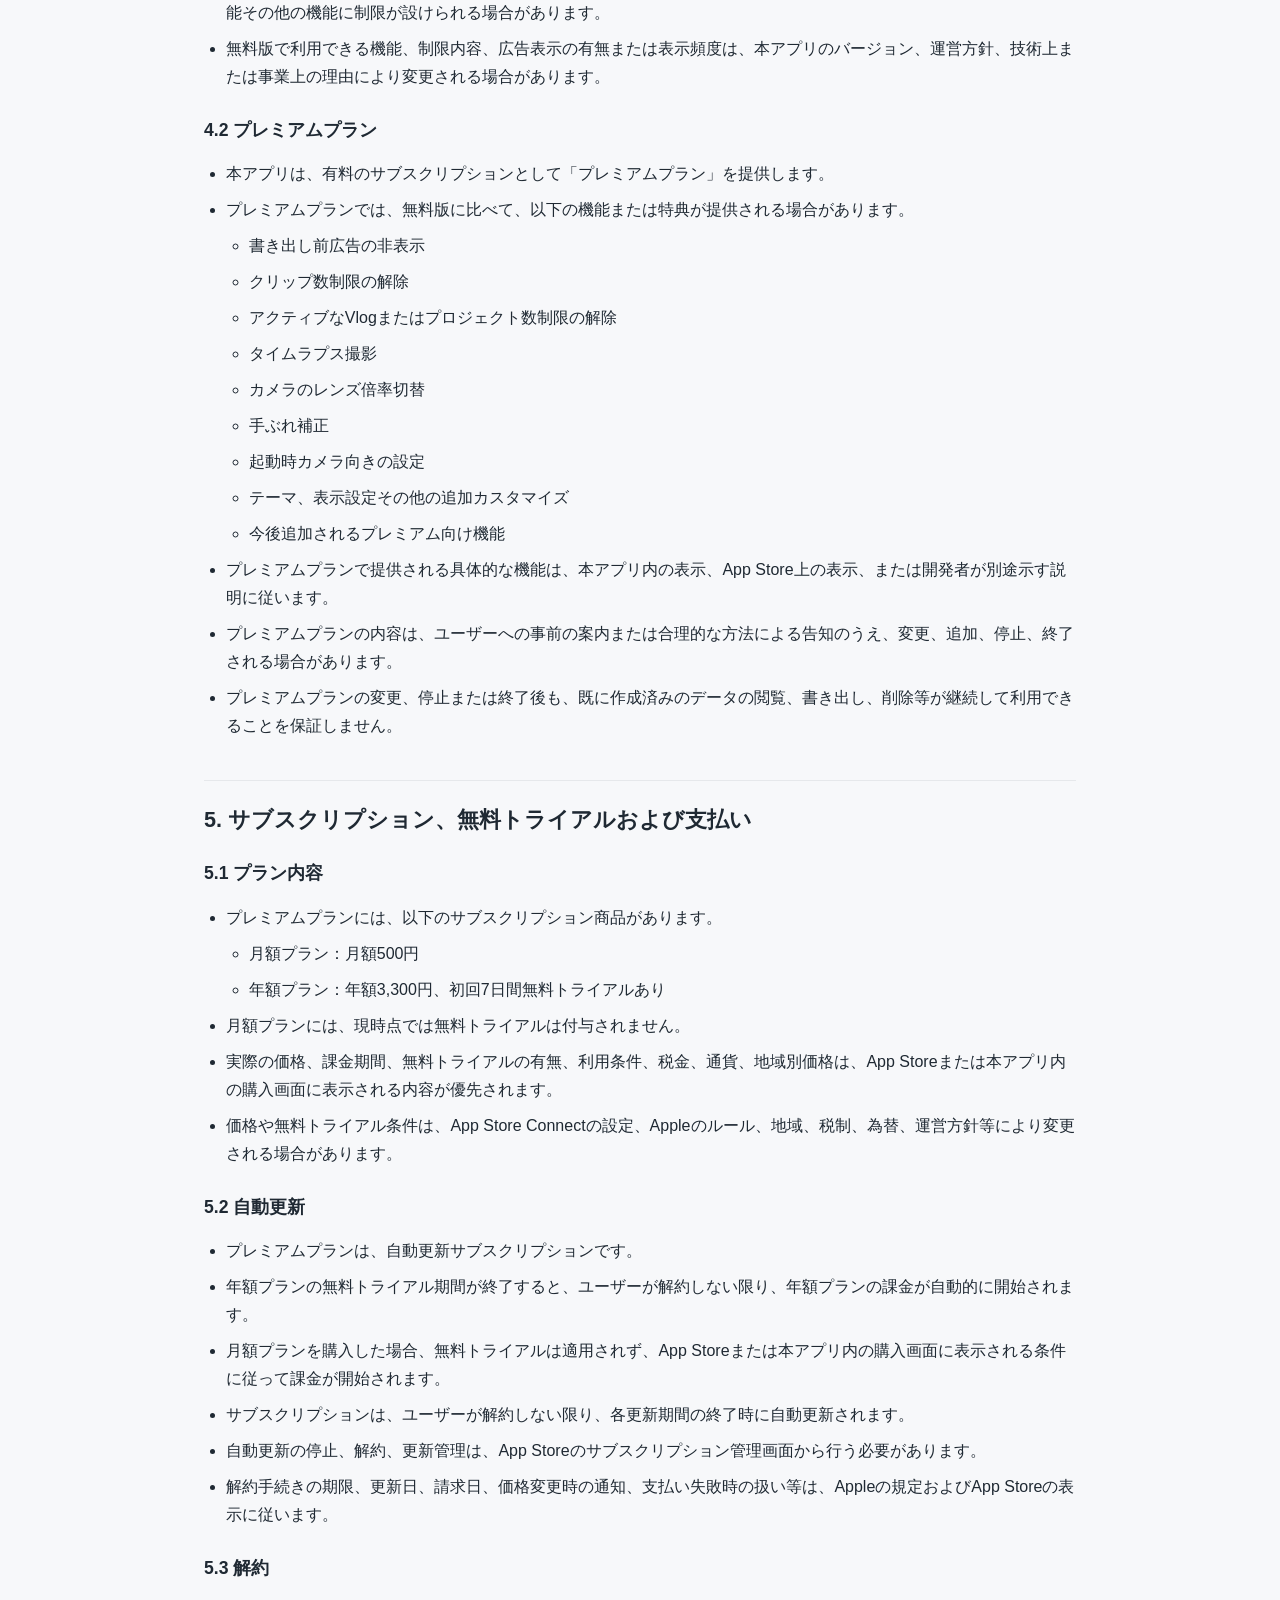
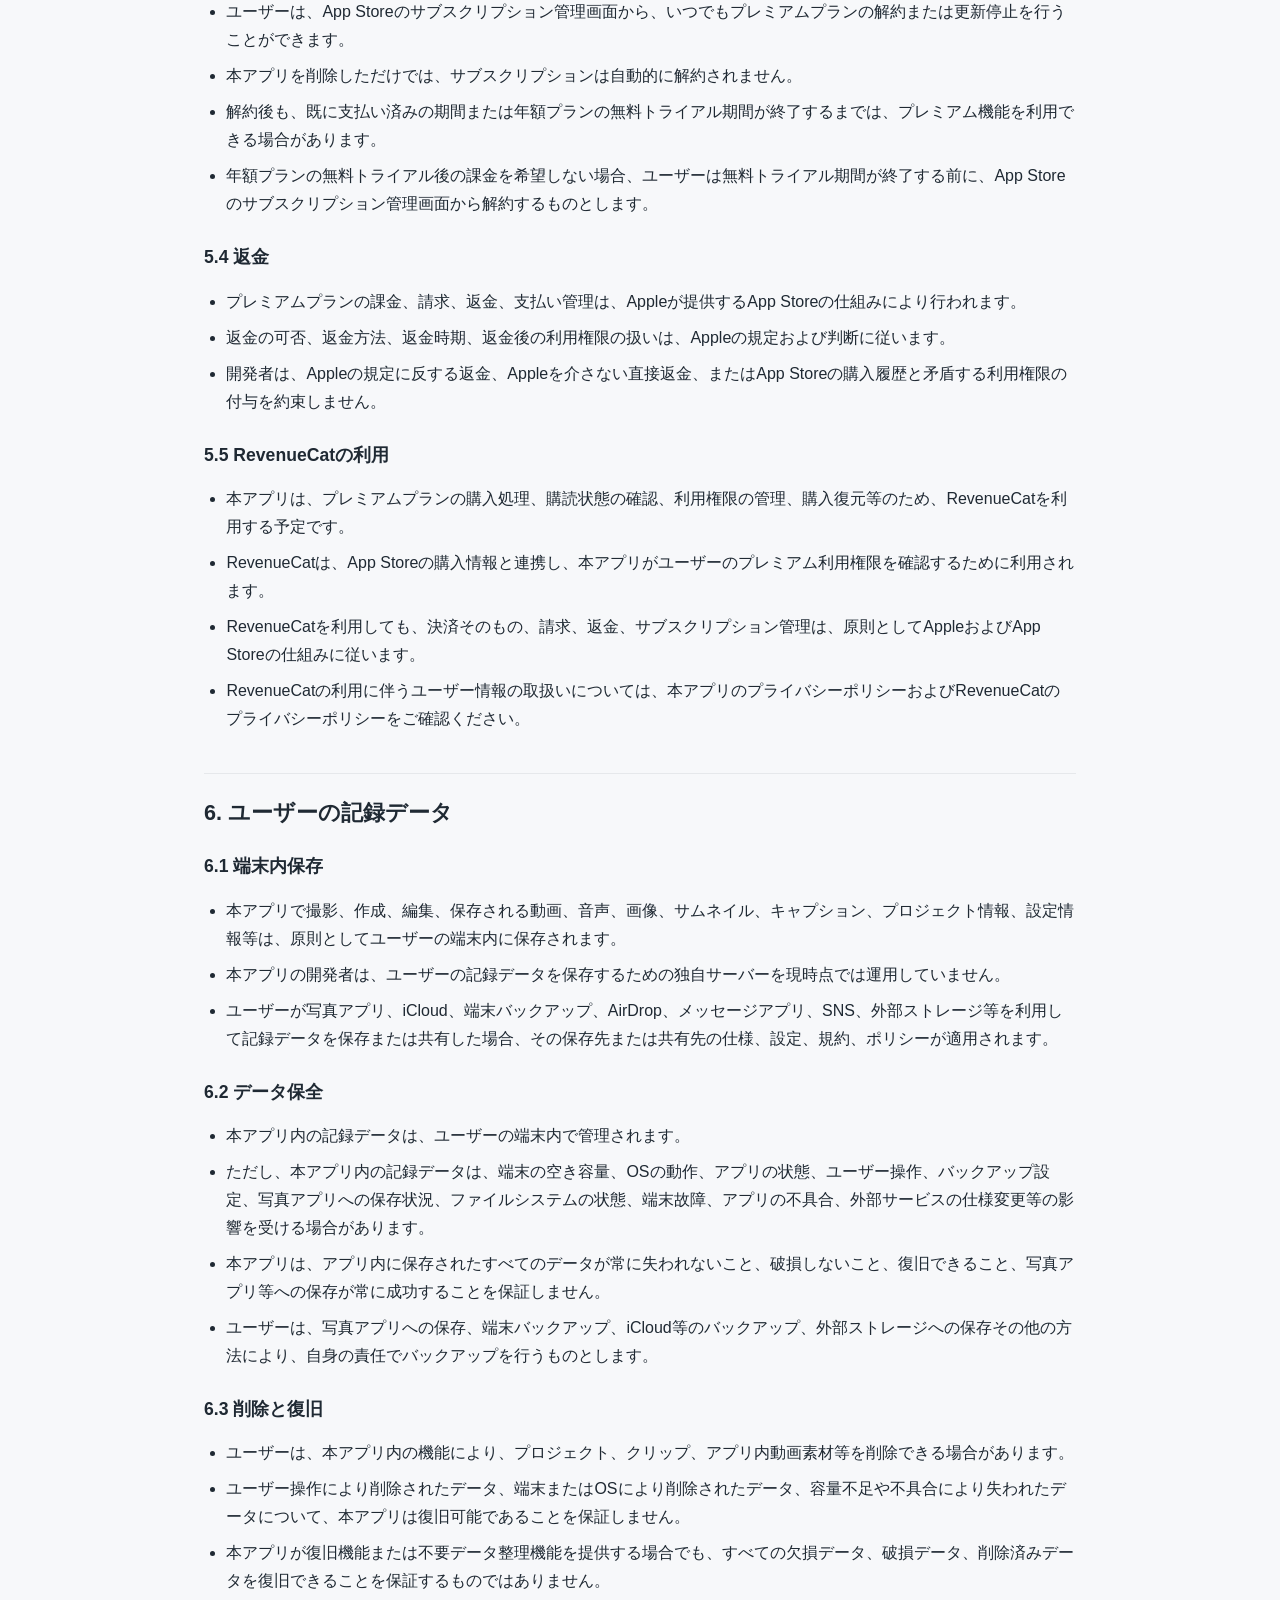
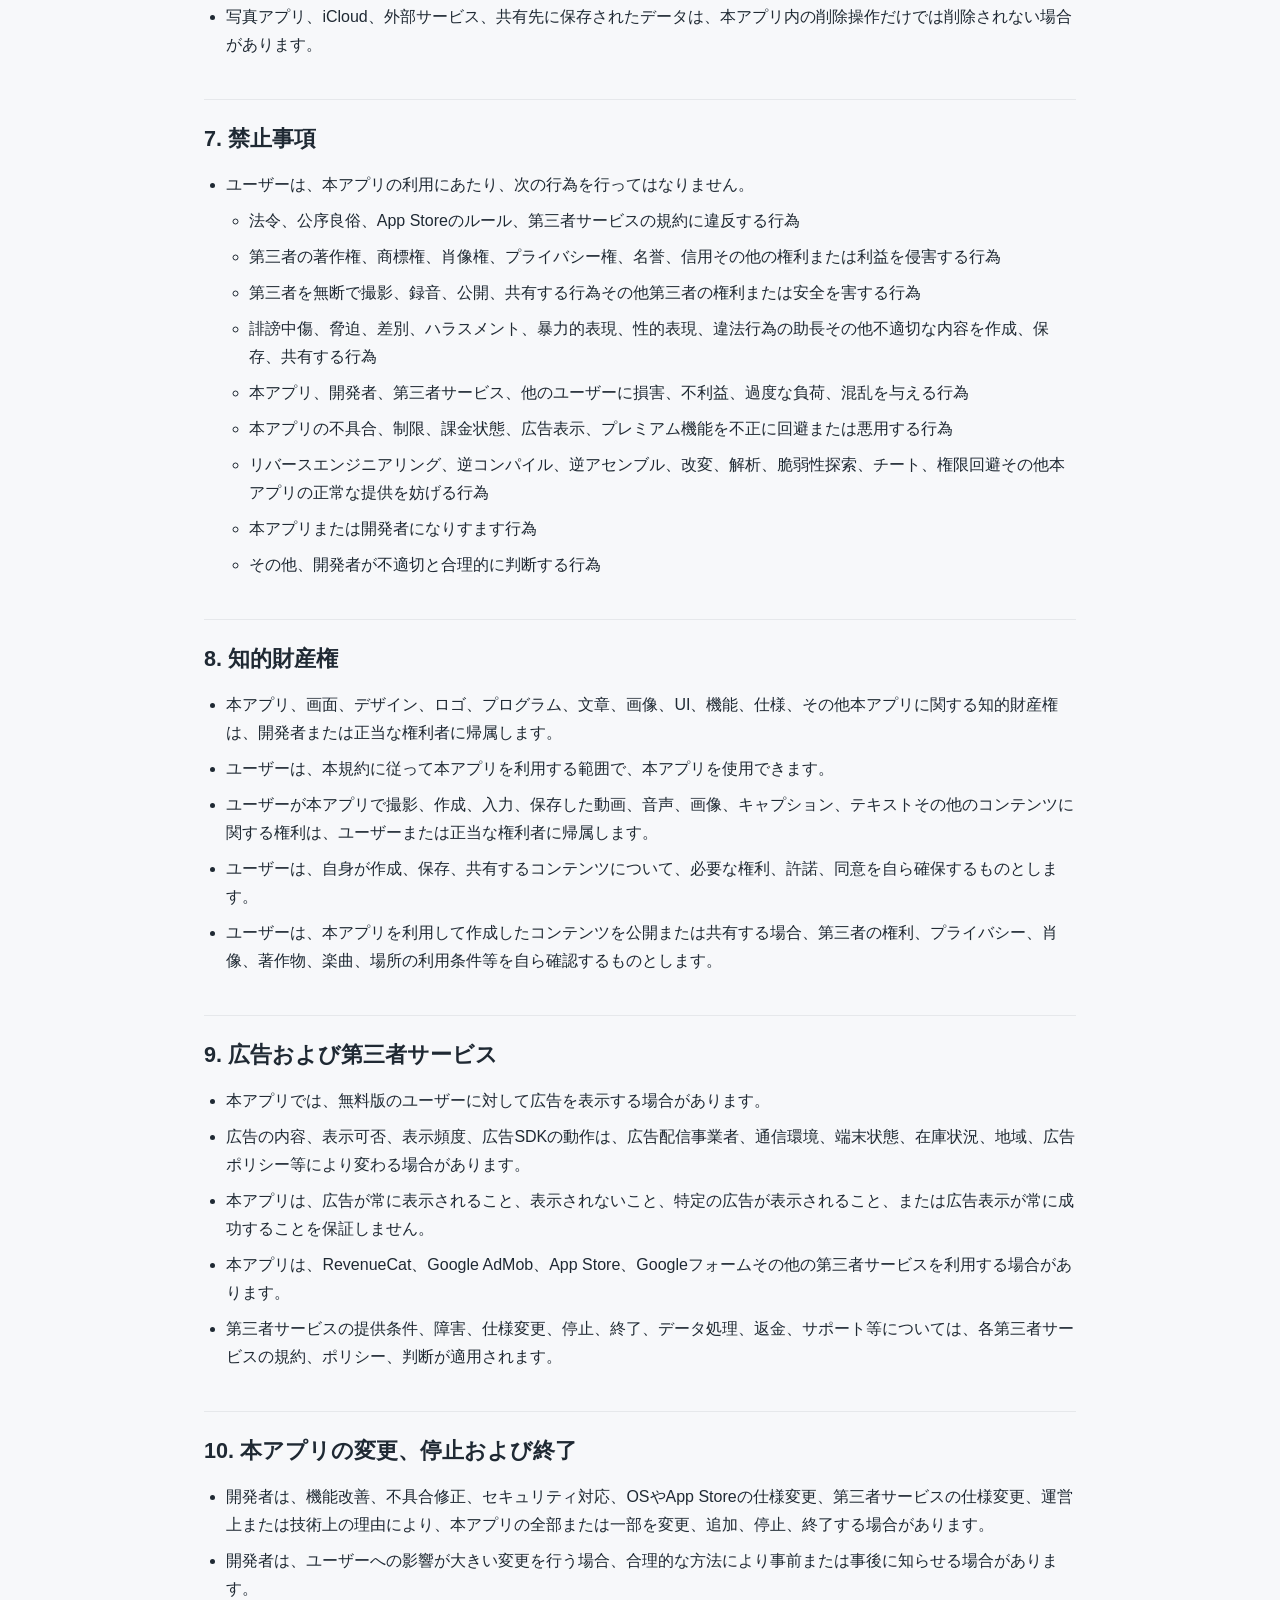
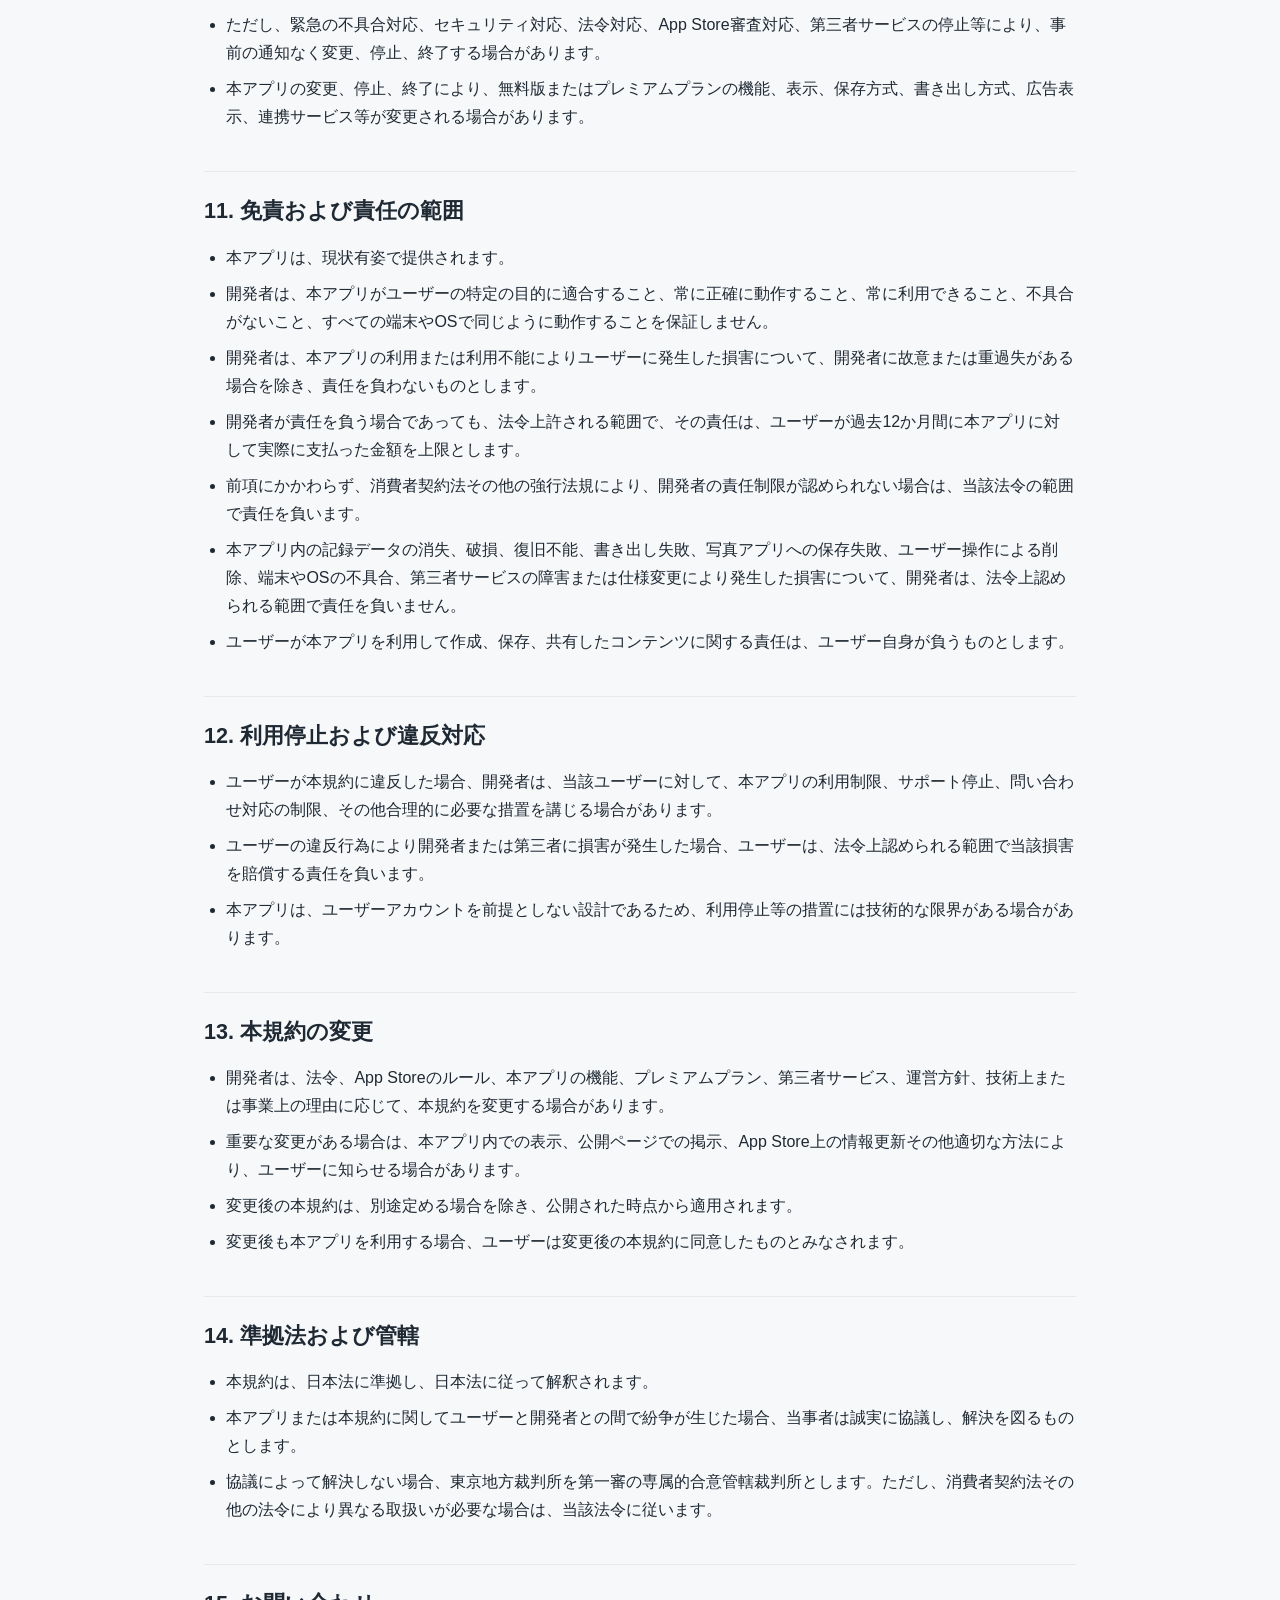
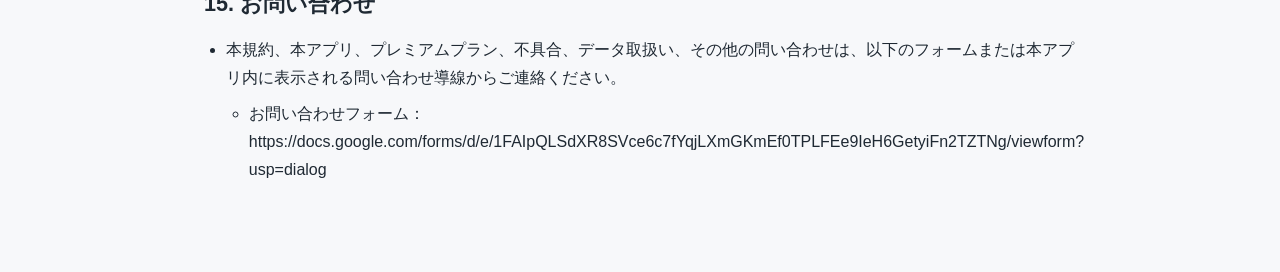
<file: terms.html>
<!DOCTYPE html>
<html xmlns="http://www.w3.org/1999/xhtml" lang="ja" xml:lang="ja">
<head>
  <meta charset="utf-8" />
  <meta name="generator" content="pandoc" />
  <meta name="viewport" content="width=device-width, initial-scale=1.0, user-scalable=yes" />
  <title>Log.利用規約</title>
  <style>
    code{white-space: pre-wrap;}
    span.smallcaps{font-variant: small-caps;}
    span.underline{text-decoration: underline;}
    div.column{display: inline-block; vertical-align: top; width: 50%;}
    div.hanging-indent{margin-left: 1.5em; text-indent: -1.5em;}
    ul.task-list{list-style: none;}
    .display.math{display: block; text-align: center; margin: 0.5rem auto;}
  </style>
  <link rel="stylesheet" href="legal.css" />
  <!--[if lt IE 9]>
    <script src="//cdnjs.cloudflare.com/ajax/libs/html5shiv/3.7.3/html5shiv-printshiv.min.js"></script>
  <![endif]-->
</head>
<body>
<h1 id="log.-利用規約">Log. 利用規約</h1>
<ul>
<li>最終更新日：2026年5月23日</li>
<li>対象アプリ：Log.</li>
<li>開発者：Takashi Daito</li>
</ul>
<p>本利用規約（以下「本規約」といいます。）は、Log.（以下「本アプリ」といいます。）の利用条件を定めるものです。</p>
<p>ユーザーは、本アプリを利用することにより、本規約に同意したものとみなされます。本規約に同意しない場合、本アプリを利用することはできません。</p>
<h2 id="基本方針">1. 基本方針</h2>
<ul>
<li>本アプリは、動画日記またはVlogの撮影、編集、再生、書き出し、アプリ内データ管理等の機能を提供します。</li>
<li>本アプリで作成される動画、音声、画像、プロジェクト情報その他のデータは、原則としてユーザーの端末内で管理されます。</li>
<li>本アプリ内のデータは、端末、OS、空き容量、写真アプリ、ユーザー操作、アプリの不具合、外部サービス等の影響を受けることがあります。</li>
<li>本規約は、本アプリの利用条件、プレミアムプラン、データ保全、禁止事項、免責、責任範囲等を定めるものです。</li>
</ul>
<h2 id="本規約と他の規約の関係">2. 本規約と他の規約の関係</h2>
<ul>
<li>本アプリの利用には、本規約のほか、App Store、Apple ID、アプリ内課金、サブスクリプション、RevenueCat、広告配信SDK、問い合わせフォーム等に関する第三者の利用規約またはポリシーが適用される場合があります。</li>
<li>App Storeを通じた本アプリの取得、アプリ内課金、サブスクリプション、返金、解約、購入管理については、Appleが定める規約、条件、ポリシーが適用されます。</li>
<li>Appleが提供する標準エンドユーザーライセンス契約（Standard EULA）が適用される場合、本アプリのライセンス条件については当該EULAも適用されます。</li>
<li>本規約とApple、RevenueCat、Googleその他の第三者が定める規約またはポリシーが異なる場合、それぞれのサービスや取引に関する範囲では、当該第三者の規約またはポリシーが優先される場合があります。</li>
<li>本アプリにおけるユーザー情報の取扱いについては、別途定めるプライバシーポリシーをご確認ください。</li>
</ul>
<h2 id="利用条件">3. 利用条件</h2>
<ul>
<li>ユーザーは、本規約、適用される法令、App Storeのルール、その他関連する第三者サービスの規約に従って本アプリを利用するものとします。</li>
<li>未成年者が本アプリを利用する場合は、親権者その他の法定代理人の同意を得たうえで利用するものとします。</li>
<li>本アプリは、特に13歳未満の児童を対象として設計されたものではありません。</li>
<li>ユーザーは、自身の責任において、本アプリを利用する端末、OS、通信環境、ストレージ容量、写真アプリ、バックアップ環境等を準備し、管理するものとします。</li>
</ul>
<h2 id="無料版とプレミアムプラン">4. 無料版とプレミアムプラン</h2>
<h3 id="無料版">4.1 無料版</h3>
<ul>
<li>本アプリは、無料で利用できる機能を提供する場合があります。</li>
<li>無料版では、広告が表示される場合があります。</li>
<li>無料版では、作成できるクリップ数、アクティブなVlogまたはプロジェクト数、撮影機能、編集機能、カスタマイズ機能その他の機能に制限が設けられる場合があります。</li>
<li>無料版で利用できる機能、制限内容、広告表示の有無または表示頻度は、本アプリのバージョン、運営方針、技術上または事業上の理由により変更される場合があります。</li>
</ul>
<h3 id="プレミアムプラン">4.2 プレミアムプラン</h3>
<ul>
<li>本アプリは、有料のサブスクリプションとして「プレミアムプラン」を提供します。</li>
<li>プレミアムプランでは、無料版に比べて、以下の機能または特典が提供される場合があります。
<ul>
<li>書き出し前広告の非表示</li>
<li>クリップ数制限の解除</li>
<li>アクティブなVlogまたはプロジェクト数制限の解除</li>
<li>タイムラプス撮影</li>
<li>カメラのレンズ倍率切替</li>
<li>手ぶれ補正</li>
<li>起動時カメラ向きの設定</li>
<li>テーマ、表示設定その他の追加カスタマイズ</li>
<li>今後追加されるプレミアム向け機能</li>
</ul></li>
<li>プレミアムプランで提供される具体的な機能は、本アプリ内の表示、App Store上の表示、または開発者が別途示す説明に従います。</li>
<li>プレミアムプランの内容は、ユーザーへの事前の案内または合理的な方法による告知のうえ、変更、追加、停止、終了される場合があります。</li>
<li>プレミアムプランの変更、停止または終了後も、既に作成済みのデータの閲覧、書き出し、削除等が継続して利用できることを保証しません。</li>
</ul>
<h2 id="サブスクリプション無料トライアルおよび支払い">5. サブスクリプション、無料トライアルおよび支払い</h2>
<h3 id="プラン内容">5.1 プラン内容</h3>
<ul>
<li>プレミアムプランには、以下のサブスクリプション商品があります。
<ul>
<li>月額プラン：月額500円</li>
<li>年額プラン：年額3,300円、初回7日間無料トライアルあり</li>
</ul></li>
<li>月額プランには、現時点では無料トライアルは付与されません。</li>
<li>実際の価格、課金期間、無料トライアルの有無、利用条件、税金、通貨、地域別価格は、App Storeまたは本アプリ内の購入画面に表示される内容が優先されます。</li>
<li>価格や無料トライアル条件は、App Store Connectの設定、Appleのルール、地域、税制、為替、運営方針等により変更される場合があります。</li>
</ul>
<h3 id="自動更新">5.2 自動更新</h3>
<ul>
<li>プレミアムプランは、自動更新サブスクリプションです。</li>
<li>年額プランの無料トライアル期間が終了すると、ユーザーが解約しない限り、年額プランの課金が自動的に開始されます。</li>
<li>月額プランを購入した場合、無料トライアルは適用されず、App Storeまたは本アプリ内の購入画面に表示される条件に従って課金が開始されます。</li>
<li>サブスクリプションは、ユーザーが解約しない限り、各更新期間の終了時に自動更新されます。</li>
<li>自動更新の停止、解約、更新管理は、App Storeのサブスクリプション管理画面から行う必要があります。</li>
<li>解約手続きの期限、更新日、請求日、価格変更時の通知、支払い失敗時の扱い等は、Appleの規定およびApp Storeの表示に従います。</li>
</ul>
<h3 id="解約">5.3 解約</h3>
<ul>
<li>ユーザーは、App Storeのサブスクリプション管理画面から、いつでもプレミアムプランの解約または更新停止を行うことができます。</li>
<li>本アプリを削除しただけでは、サブスクリプションは自動的に解約されません。</li>
<li>解約後も、既に支払い済みの期間または年額プランの無料トライアル期間が終了するまでは、プレミアム機能を利用できる場合があります。</li>
<li>年額プランの無料トライアル後の課金を希望しない場合、ユーザーは無料トライアル期間が終了する前に、App Storeのサブスクリプション管理画面から解約するものとします。</li>
</ul>
<h3 id="返金">5.4 返金</h3>
<ul>
<li>プレミアムプランの課金、請求、返金、支払い管理は、Appleが提供するApp Storeの仕組みにより行われます。</li>
<li>返金の可否、返金方法、返金時期、返金後の利用権限の扱いは、Appleの規定および判断に従います。</li>
<li>開発者は、Appleの規定に反する返金、Appleを介さない直接返金、またはApp Storeの購入履歴と矛盾する利用権限の付与を約束しません。</li>
</ul>
<h3 id="revenuecatの利用">5.5 RevenueCatの利用</h3>
<ul>
<li>本アプリは、プレミアムプランの購入処理、購読状態の確認、利用権限の管理、購入復元等のため、RevenueCatを利用する予定です。</li>
<li>RevenueCatは、App Storeの購入情報と連携し、本アプリがユーザーのプレミアム利用権限を確認するために利用されます。</li>
<li>RevenueCatを利用しても、決済そのもの、請求、返金、サブスクリプション管理は、原則としてAppleおよびApp Storeの仕組みに従います。</li>
<li>RevenueCatの利用に伴うユーザー情報の取扱いについては、本アプリのプライバシーポリシーおよびRevenueCatのプライバシーポリシーをご確認ください。</li>
</ul>
<h2 id="ユーザーの記録データ">6. ユーザーの記録データ</h2>
<h3 id="端末内保存">6.1 端末内保存</h3>
<ul>
<li>本アプリで撮影、作成、編集、保存される動画、音声、画像、サムネイル、キャプション、プロジェクト情報、設定情報等は、原則としてユーザーの端末内に保存されます。</li>
<li>本アプリの開発者は、ユーザーの記録データを保存するための独自サーバーを現時点では運用していません。</li>
<li>ユーザーが写真アプリ、iCloud、端末バックアップ、AirDrop、メッセージアプリ、SNS、外部ストレージ等を利用して記録データを保存または共有した場合、その保存先または共有先の仕様、設定、規約、ポリシーが適用されます。</li>
</ul>
<h3 id="データ保全">6.2 データ保全</h3>
<ul>
<li>本アプリ内の記録データは、ユーザーの端末内で管理されます。</li>
<li>ただし、本アプリ内の記録データは、端末の空き容量、OSの動作、アプリの状態、ユーザー操作、バックアップ設定、写真アプリへの保存状況、ファイルシステムの状態、端末故障、アプリの不具合、外部サービスの仕様変更等の影響を受ける場合があります。</li>
<li>本アプリは、アプリ内に保存されたすべてのデータが常に失われないこと、破損しないこと、復旧できること、写真アプリ等への保存が常に成功することを保証しません。</li>
<li>ユーザーは、写真アプリへの保存、端末バックアップ、iCloud等のバックアップ、外部ストレージへの保存その他の方法により、自身の責任でバックアップを行うものとします。</li>
</ul>
<h3 id="削除と復旧">6.3 削除と復旧</h3>
<ul>
<li>ユーザーは、本アプリ内の機能により、プロジェクト、クリップ、アプリ内動画素材等を削除できる場合があります。</li>
<li>ユーザー操作により削除されたデータ、端末またはOSにより削除されたデータ、容量不足や不具合により失われたデータについて、本アプリは復旧可能であることを保証しません。</li>
<li>本アプリが復旧機能または不要データ整理機能を提供する場合でも、すべての欠損データ、破損データ、削除済みデータを復旧できることを保証するものではありません。</li>
<li>写真アプリ、iCloud、外部サービス、共有先に保存されたデータは、本アプリ内の削除操作だけでは削除されない場合があります。</li>
</ul>
<h2 id="禁止事項">7. 禁止事項</h2>
<ul>
<li>ユーザーは、本アプリの利用にあたり、次の行為を行ってはなりません。
<ul>
<li>法令、公序良俗、App Storeのルール、第三者サービスの規約に違反する行為</li>
<li>第三者の著作権、商標権、肖像権、プライバシー権、名誉、信用その他の権利または利益を侵害する行為</li>
<li>第三者を無断で撮影、録音、公開、共有する行為その他第三者の権利または安全を害する行為</li>
<li>誹謗中傷、脅迫、差別、ハラスメント、暴力的表現、性的表現、違法行為の助長その他不適切な内容を作成、保存、共有する行為</li>
<li>本アプリ、開発者、第三者サービス、他のユーザーに損害、不利益、過度な負荷、混乱を与える行為</li>
<li>本アプリの不具合、制限、課金状態、広告表示、プレミアム機能を不正に回避または悪用する行為</li>
<li>リバースエンジニアリング、逆コンパイル、逆アセンブル、改変、解析、脆弱性探索、チート、権限回避その他本アプリの正常な提供を妨げる行為</li>
<li>本アプリまたは開発者になりすます行為</li>
<li>その他、開発者が不適切と合理的に判断する行為</li>
</ul></li>
</ul>
<h2 id="知的財産権">8. 知的財産権</h2>
<ul>
<li>本アプリ、画面、デザイン、ロゴ、プログラム、文章、画像、UI、機能、仕様、その他本アプリに関する知的財産権は、開発者または正当な権利者に帰属します。</li>
<li>ユーザーは、本規約に従って本アプリを利用する範囲で、本アプリを使用できます。</li>
<li>ユーザーが本アプリで撮影、作成、入力、保存した動画、音声、画像、キャプション、テキストその他のコンテンツに関する権利は、ユーザーまたは正当な権利者に帰属します。</li>
<li>ユーザーは、自身が作成、保存、共有するコンテンツについて、必要な権利、許諾、同意を自ら確保するものとします。</li>
<li>ユーザーは、本アプリを利用して作成したコンテンツを公開または共有する場合、第三者の権利、プライバシー、肖像、著作物、楽曲、場所の利用条件等を自ら確認するものとします。</li>
</ul>
<h2 id="広告および第三者サービス">9. 広告および第三者サービス</h2>
<ul>
<li>本アプリでは、無料版のユーザーに対して広告を表示する場合があります。</li>
<li>広告の内容、表示可否、表示頻度、広告SDKの動作は、広告配信事業者、通信環境、端末状態、在庫状況、地域、広告ポリシー等により変わる場合があります。</li>
<li>本アプリは、広告が常に表示されること、表示されないこと、特定の広告が表示されること、または広告表示が常に成功することを保証しません。</li>
<li>本アプリは、RevenueCat、Google AdMob、App Store、Googleフォームその他の第三者サービスを利用する場合があります。</li>
<li>第三者サービスの提供条件、障害、仕様変更、停止、終了、データ処理、返金、サポート等については、各第三者サービスの規約、ポリシー、判断が適用されます。</li>
</ul>
<h2 id="本アプリの変更停止および終了">10. 本アプリの変更、停止および終了</h2>
<ul>
<li>開発者は、機能改善、不具合修正、セキュリティ対応、OSやApp Storeの仕様変更、第三者サービスの仕様変更、運営上または技術上の理由により、本アプリの全部または一部を変更、追加、停止、終了する場合があります。</li>
<li>開発者は、ユーザーへの影響が大きい変更を行う場合、合理的な方法により事前または事後に知らせる場合があります。</li>
<li>ただし、緊急の不具合対応、セキュリティ対応、法令対応、App Store審査対応、第三者サービスの停止等により、事前の通知なく変更、停止、終了する場合があります。</li>
<li>本アプリの変更、停止、終了により、無料版またはプレミアムプランの機能、表示、保存方式、書き出し方式、広告表示、連携サービス等が変更される場合があります。</li>
</ul>
<h2 id="免責および責任の範囲">11. 免責および責任の範囲</h2>
<ul>
<li>本アプリは、現状有姿で提供されます。</li>
<li>開発者は、本アプリがユーザーの特定の目的に適合すること、常に正確に動作すること、常に利用できること、不具合がないこと、すべての端末やOSで同じように動作することを保証しません。</li>
<li>開発者は、本アプリの利用または利用不能によりユーザーに発生した損害について、開発者に故意または重過失がある場合を除き、責任を負わないものとします。</li>
<li>開発者が責任を負う場合であっても、法令上許される範囲で、その責任は、ユーザーが過去12か月間に本アプリに対して実際に支払った金額を上限とします。</li>
<li>前項にかかわらず、消費者契約法その他の強行法規により、開発者の責任制限が認められない場合は、当該法令の範囲で責任を負います。</li>
<li>本アプリ内の記録データの消失、破損、復旧不能、書き出し失敗、写真アプリへの保存失敗、ユーザー操作による削除、端末やOSの不具合、第三者サービスの障害または仕様変更により発生した損害について、開発者は、法令上認められる範囲で責任を負いません。</li>
<li>ユーザーが本アプリを利用して作成、保存、共有したコンテンツに関する責任は、ユーザー自身が負うものとします。</li>
</ul>
<h2 id="利用停止および違反対応">12. 利用停止および違反対応</h2>
<ul>
<li>ユーザーが本規約に違反した場合、開発者は、当該ユーザーに対して、本アプリの利用制限、サポート停止、問い合わせ対応の制限、その他合理的に必要な措置を講じる場合があります。</li>
<li>ユーザーの違反行為により開発者または第三者に損害が発生した場合、ユーザーは、法令上認められる範囲で当該損害を賠償する責任を負います。</li>
<li>本アプリは、ユーザーアカウントを前提としない設計であるため、利用停止等の措置には技術的な限界がある場合があります。</li>
</ul>
<h2 id="本規約の変更">13. 本規約の変更</h2>
<ul>
<li>開発者は、法令、App Storeのルール、本アプリの機能、プレミアムプラン、第三者サービス、運営方針、技術上または事業上の理由に応じて、本規約を変更する場合があります。</li>
<li>重要な変更がある場合は、本アプリ内での表示、公開ページでの掲示、App Store上の情報更新その他適切な方法により、ユーザーに知らせる場合があります。</li>
<li>変更後の本規約は、別途定める場合を除き、公開された時点から適用されます。</li>
<li>変更後も本アプリを利用する場合、ユーザーは変更後の本規約に同意したものとみなされます。</li>
</ul>
<h2 id="準拠法および管轄">14. 準拠法および管轄</h2>
<ul>
<li>本規約は、日本法に準拠し、日本法に従って解釈されます。</li>
<li>本アプリまたは本規約に関してユーザーと開発者との間で紛争が生じた場合、当事者は誠実に協議し、解決を図るものとします。</li>
<li>協議によって解決しない場合、東京地方裁判所を第一審の専属的合意管轄裁判所とします。ただし、消費者契約法その他の法令により異なる取扱いが必要な場合は、当該法令に従います。</li>
</ul>
<h2 id="お問い合わせ">15. お問い合わせ</h2>
<ul>
<li>本規約、本アプリ、プレミアムプラン、不具合、データ取扱い、その他の問い合わせは、以下のフォームまたは本アプリ内に表示される問い合わせ導線からご連絡ください。
<ul>
<li>お問い合わせフォーム：https://docs.google.com/forms/d/e/1FAIpQLSdXR8SVce6c7fYqjLXmGKmEf0TPLFEe9IeH6GetyiFn2TZTNg/viewform?usp=dialog</li>
</ul></li>
</ul>
</body>
</html>
</file>
<file: legal.css>
html {
  color: #1f2933;
  background: #f7f8fa;
  font-family: -apple-system, BlinkMacSystemFont, "Hiragino Sans", "Yu Gothic", "YuGothic", "Noto Sans JP", sans-serif;
  line-height: 1.75;
}

body {
  box-sizing: border-box;
  max-width: 920px;
  margin: 0 auto;
  padding: 48px 24px 72px;
}

main {
  background: #ffffff;
  border: 1px solid #e1e4e8;
  border-radius: 8px;
  padding: 40px;
}

h1,
h2,
h3 {
  line-height: 1.35;
}

h1 {
  margin: 0 0 24px;
  font-size: 2rem;
}

h2 {
  margin-top: 40px;
  padding-top: 24px;
  border-top: 1px solid #e6e8eb;
  font-size: 1.35rem;
}

h3 {
  margin-top: 28px;
  font-size: 1.1rem;
}

p {
  margin: 16px 0;
}

ul {
  padding-left: 1.4rem;
}

li {
  margin: 8px 0;
}

a {
  color: #0b63ce;
}

@media (max-width: 640px) {
  body {
    padding: 24px 14px 48px;
  }

  main {
    padding: 24px 18px;
  }

  h1 {
    font-size: 1.6rem;
  }
}
</file>
